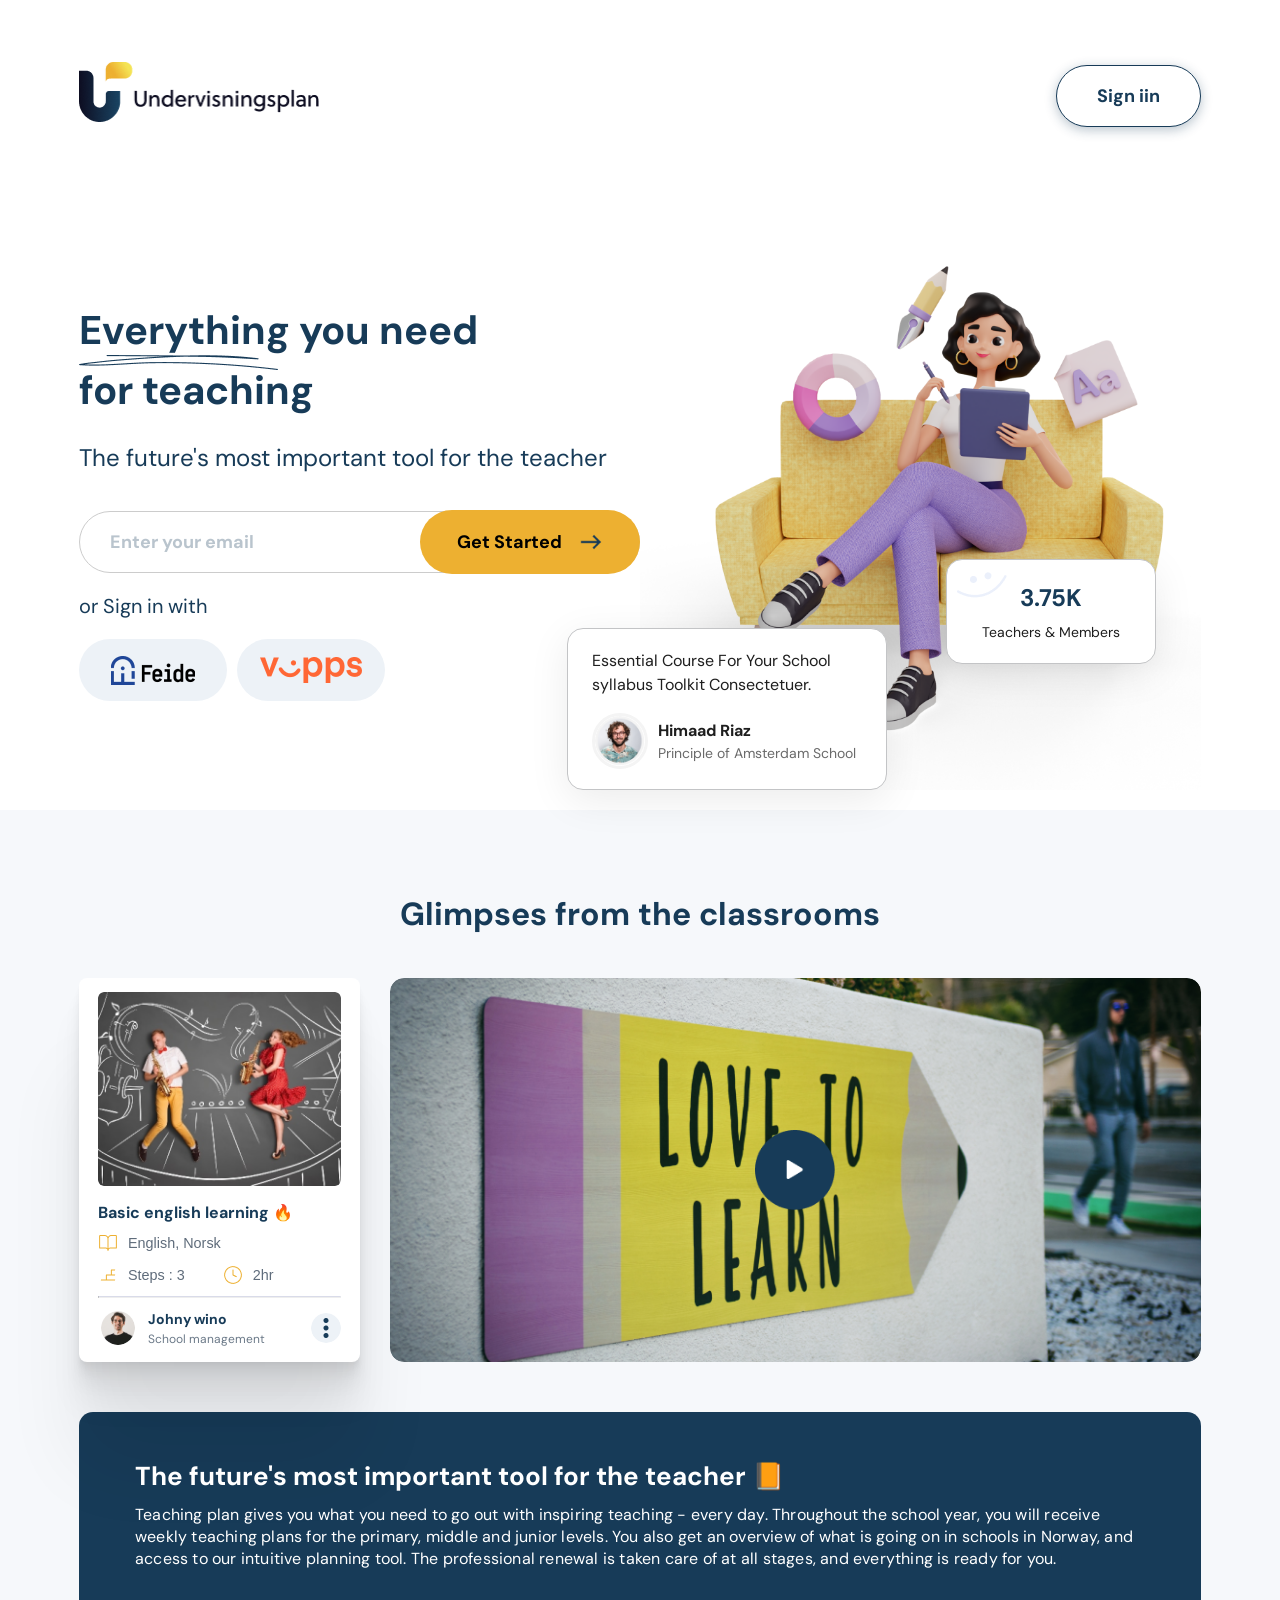
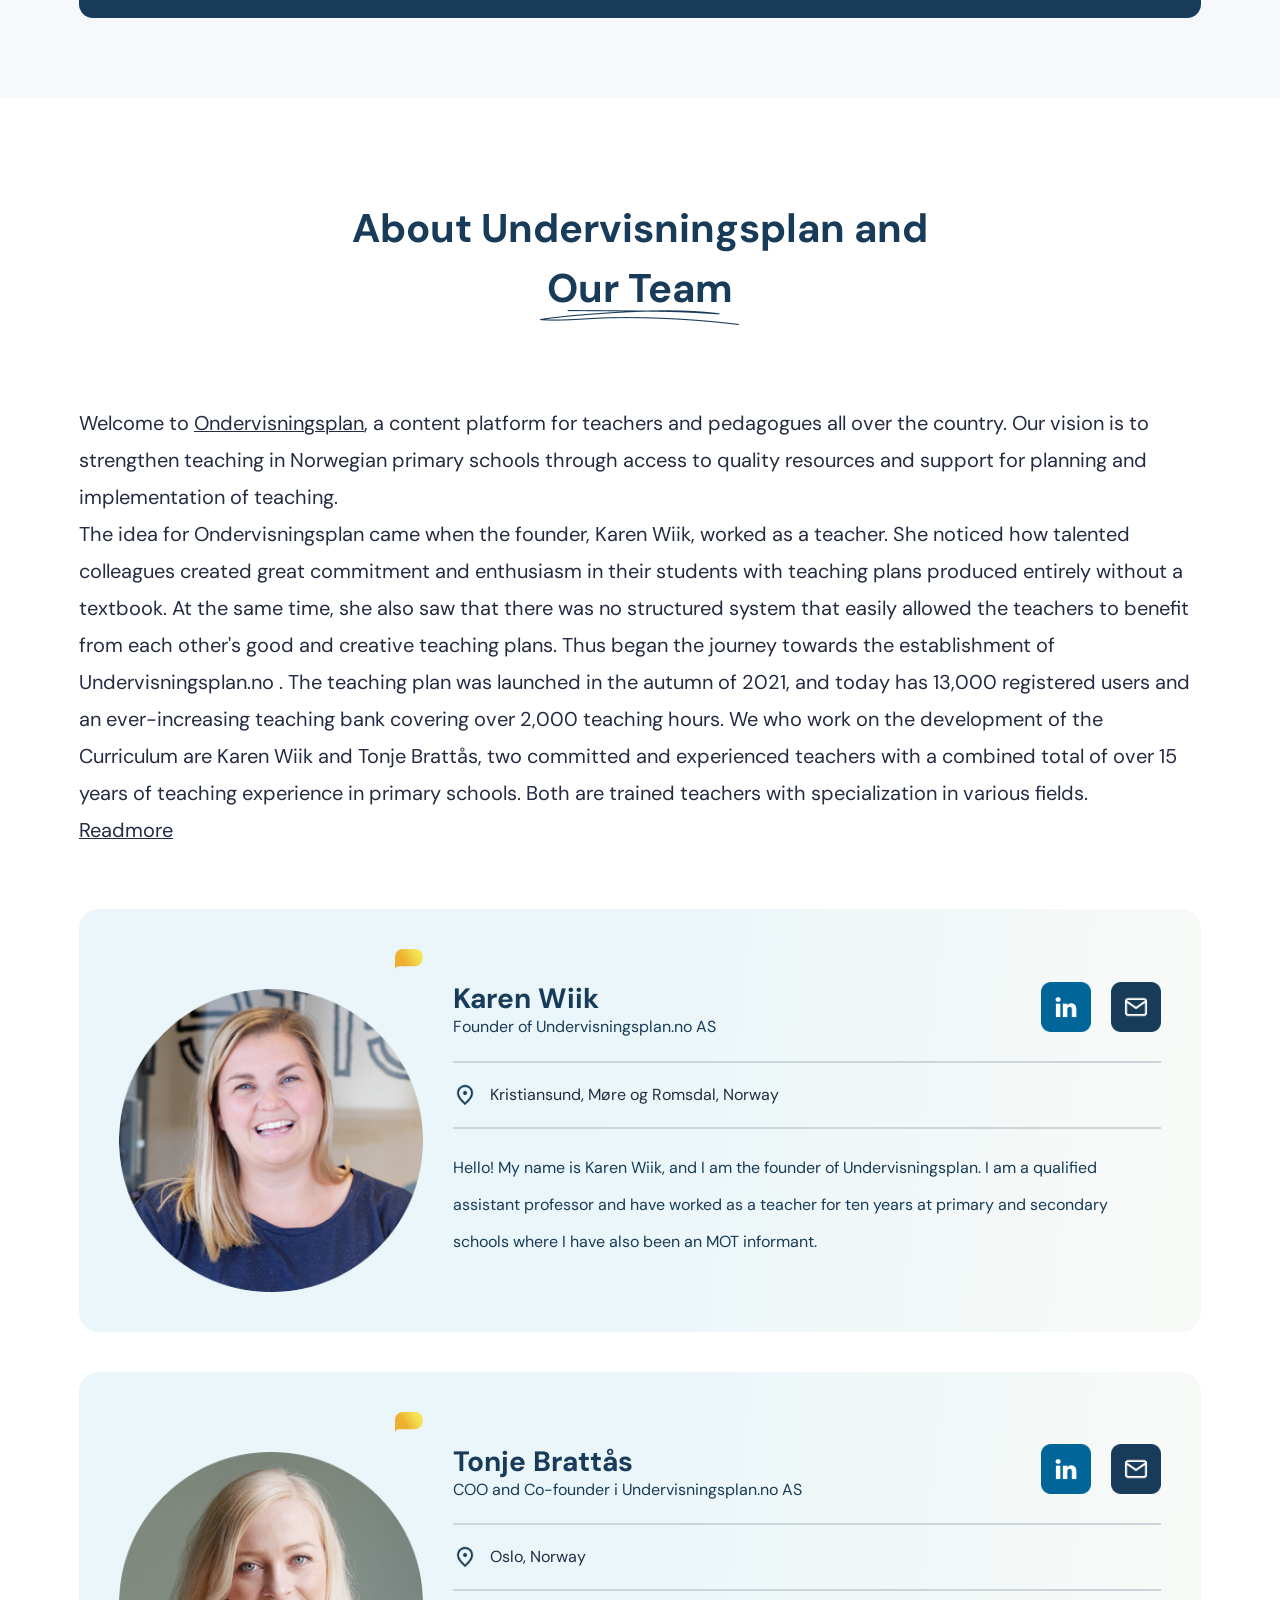
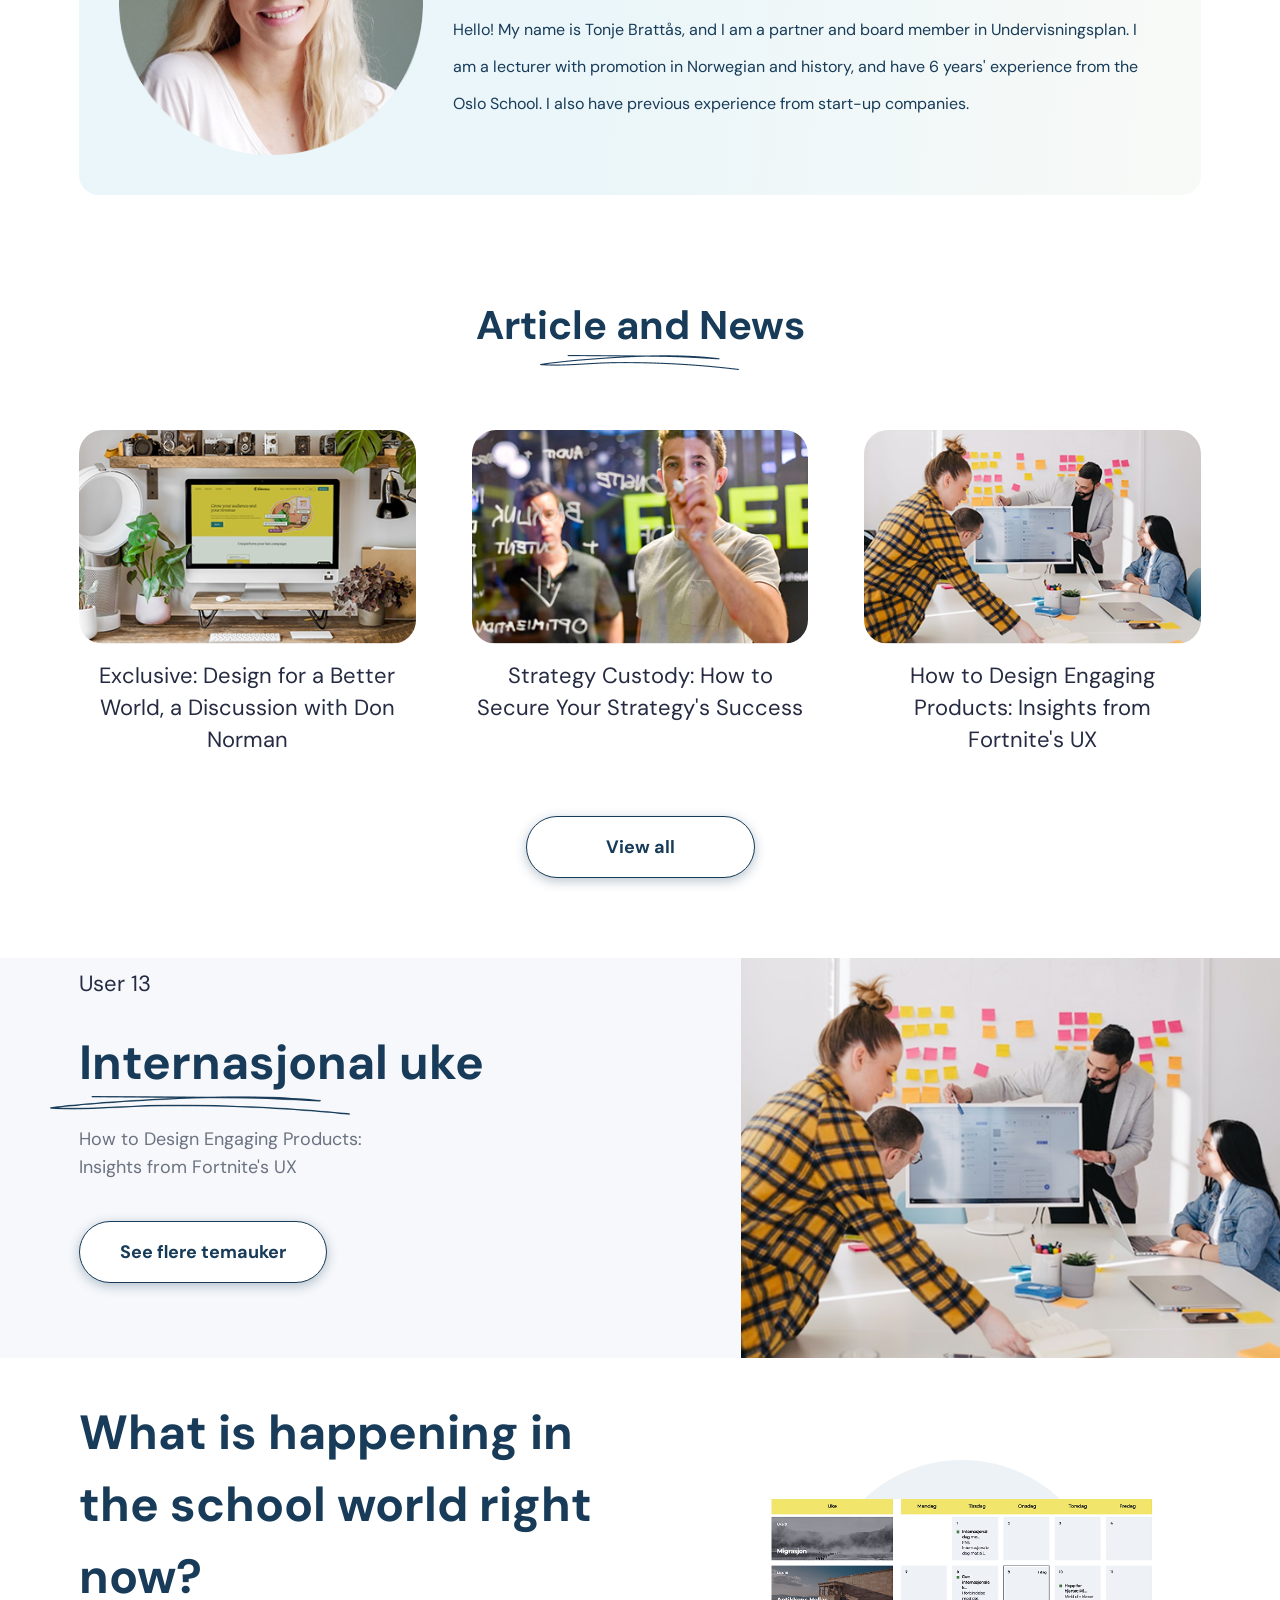
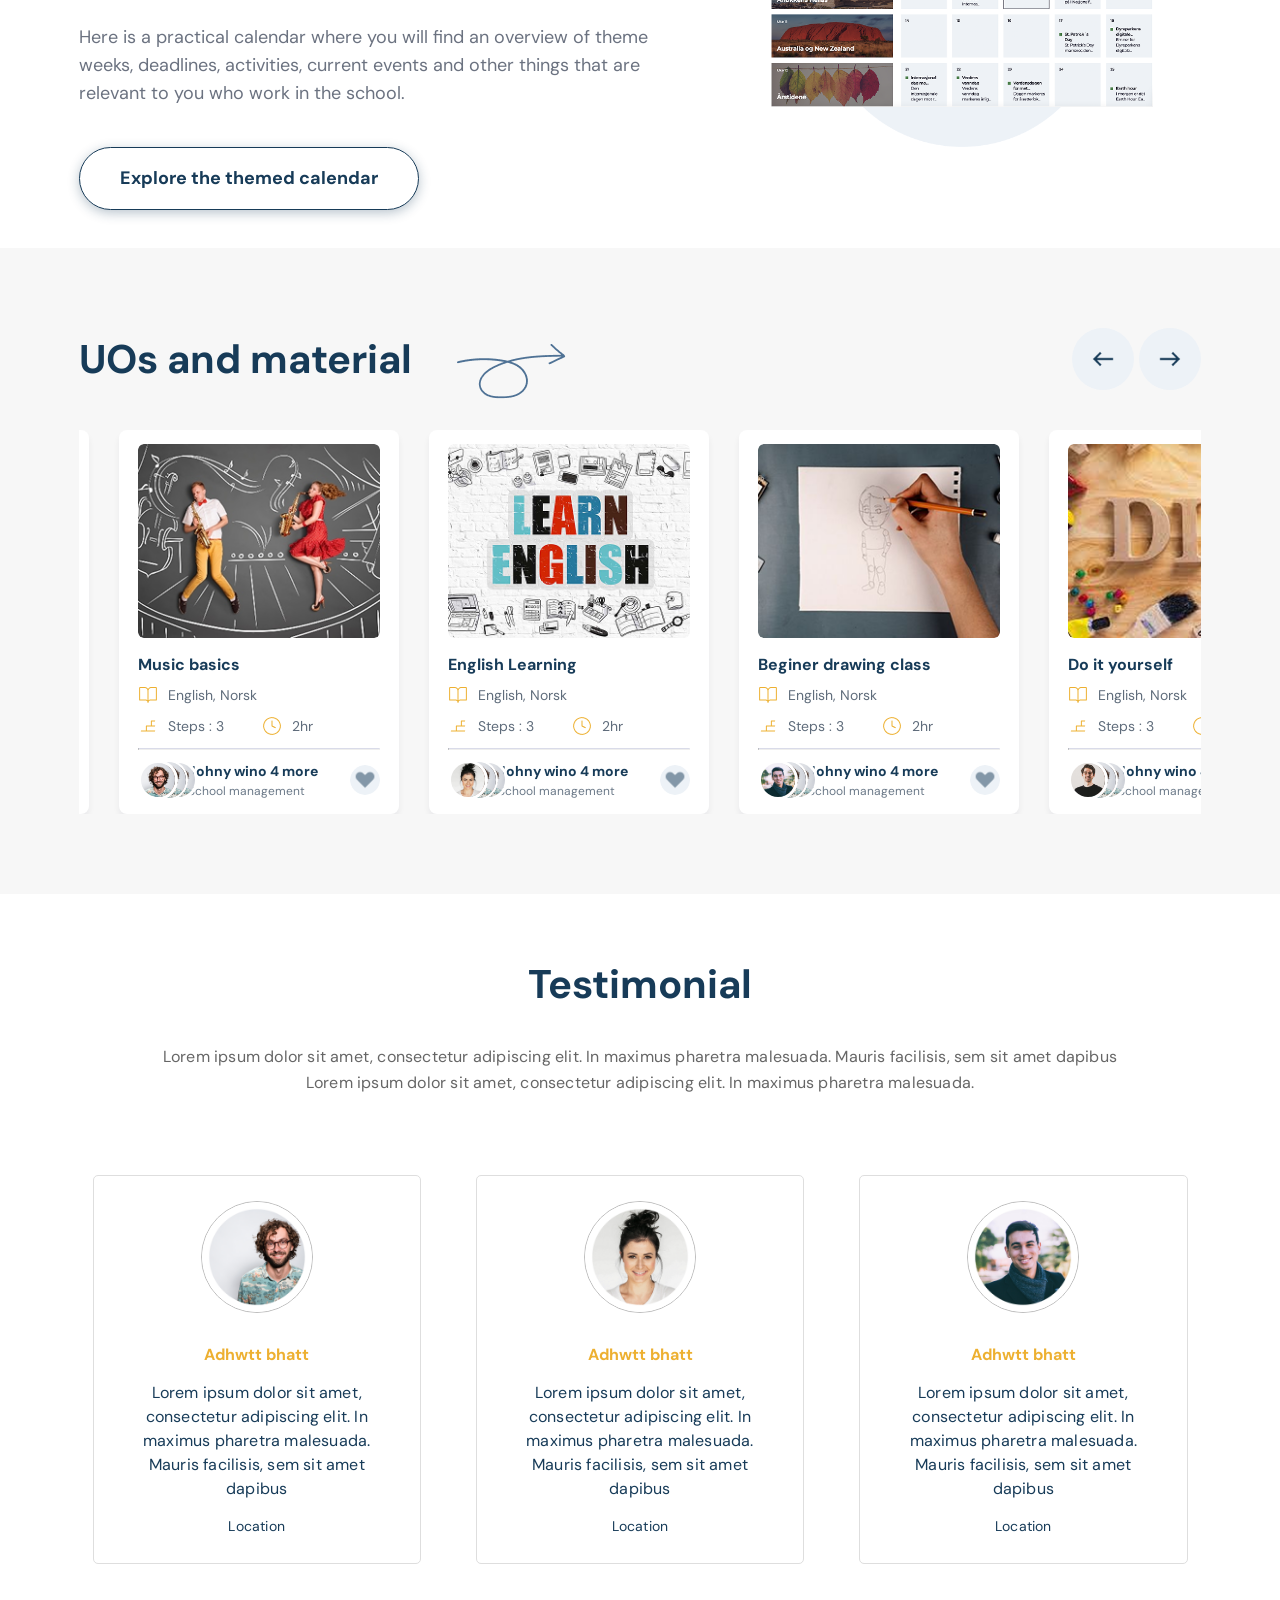
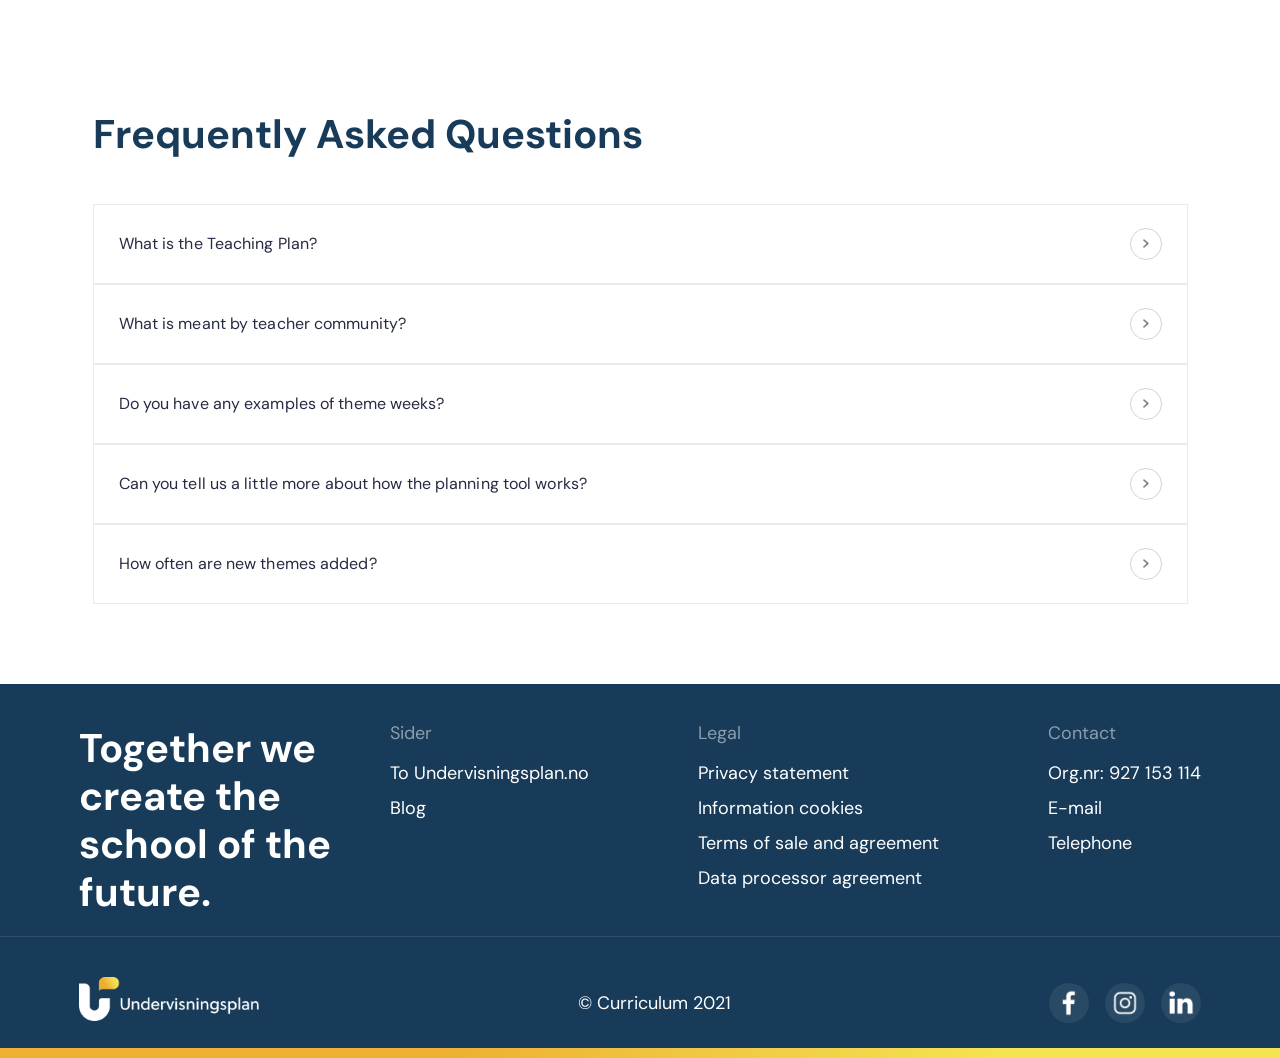
<file: index.html>
<!DOCTYPE html>
<html lang="en">

<head>
  <meta charset="UTF-8">
  <meta name="viewport" content="width=device-width, initial-scale=1.0">
  <title>Basic Landing Page</title>
  <link rel="stylesheet" href="assets/css/style.css">
</head>

<body>
  <!-- ===== Main Container ===== -->
  <div class="main-container">
    <header id="header">
      <div class="container">
        <a href="#">
          <img id="header-logo" src="assets/images/logo.png" alt="Logo" class="logo">
        </a>
        <button id="header-btn" class="btn">
          Sign iin
        </button>
      </div>
    </header>

    <main class="content">
      <!-- ================= HERO SECTION ================= -->
      <section class="hero">
        <div class="hero-container container">
          <!-- Left Side -->
          <div class="hero-left">
            <div class="hero-title">
              <h2 class="title">Everything you need for teaching</h2>
              <img src="./assets/images/hero/Vector.png" class="hero-line-vector" alt="">
            </div>

            <p class="hero-para">The future's most important tool for the teacher</p>

            <div class="hero-get-started">
              <input type="email" placeholder="Enter your email" class="hero-get-started-input" />
              <button class="hero-get-started-btn">
                Get Started
                <img src="./assets/images/hero/right-icon.png" alt="" width="24" height="24">
              </button>
            </div>

            <p class="hero-para-2">or Sign in with</p>

            <div class="hero-signin">
              <a href="#hero-signin-opt" class="hero-signin-opt">
                <img src="./assets/images/hero/image 3.png" alt="">
              </a>
              <a href="#hero-signin-opt" class="hero-signin-opt">
                <img src="./assets/images/hero/image 4.png" alt="">
              </a>
            </div>
          </div>

          <!-- Right Side -->
          <div class="hero-right">
            <img class="hero-image" src="./assets/images/hero/hero-right-bg.png" alt="Undervisningsplan" />

            <!-- Card 1 -->
            <div class="hero-card1">
              <p>Essential Course For Your School syllabus Toolkit Consectetuer.</p>
              <div class="hero-card-avtar-group">
                <img src="./assets/images/hero/avtar.png" alt="avtar">
                <div>
                  <h4>Himaad Riaz</h4>
                  <p>Principle of Amsterdam School</p>
                </div>
              </div>
            </div>

            <!-- Card 2 -->
            <div class="hero-card2">
              <img src="./assets/images/hero/Misc_04.png" alt="smily vector" class="hero-card2-img">
              <h3>3.75K</h3>
              <p>Teachers & Members</p>
            </div>
          </div>
        </div>
      </section>

      <section class="s2">
        <div class="container">
          <h2 class="s2-title">Glimpses from the classrooms</h2>
          <div class="s2-gallery">
            <div class="s2-gallery-item1">
              <img class="s2-gallery-item1-img" src="./assets/images/s2/item1.png" alt="Classroom 1">
              <div class="s2-gallery-item1-info">
                <h4 class="s2-gallery-item1-title-card-title">Basic english learning 🔥</h4>
                <div class="s2-gallery-item1-title-cards-info">
                  <div class="s2-gallery-item1-title-card-info1">
                    <img src="./assets/images/s2/book-open.png" class="s2-card-icon" alt="" srcset="">
                    English, Norsk
                  </div>
                  <div class="s2-gallery-item1-title-card-info23">
                    <div class="s2-gallery-item1-title-card-info2">
                      <img src="./assets/images/s2/bar-chart.png" class="s2-card-icon" alt="" srcset="">
                      Steps : 3
                    </div>
                    <div class="s2-gallery-item1-title-card-info3">
                      <img src="./assets/images/s2/clock.png" class="s2-card-icon" alt="" srcset="">
                      2hr
                    </div>
                  </div>
                </div>
                <hr>
                <div class="s2-gallery-item1-title-cards-avtar-group">
                  <div>
                    <img src="assets/images/s2/avtar.png" alt="" class="s2-gallery-item1-title-cards-avtar">
                    <div class="s2-gallery-item1-title-cards-avtar-info">
                      <h4 class="s2-gallery-item1-title-cards-name">Johny wino</h4>
                      <p class="s2-gallery-item1-title-cards-role">School management</p>
                    </div>
                  </div>
                  <img src="assets/images/s2/three-dot.png" alt="">
                </div>
              </div>
            </div>
            <div class="s2-gallery-item2">
              <img src="./assets/images/s2/item2.png" alt="Classroom 2">
              <img src="./assets/images/s2/playbtn.png" alt="Play Button" class="s2-gallery-item2-playbtn">
            </div>
          </div>
          <div class="s2-box">
            <h3 class="s2-box-title">The future's most important tool for the teacher 📙</h3>
            <p class="s2-box-para">Teaching plan gives you what you need to go out with inspiring teaching - every day.
              Throughout the school year, you will receive weekly teaching plans for the primary, middle and junior
              levels. You also get an overview of what is going on in schools in Norway, and access to our intuitive
              planning tool. The professional renewal is taken care of at all stages, and everything is ready for you.
            </p>
          </div>
        </div>
      </section>
      <section class="about">
        <div class="container">
          <div class="about-title">
            <h2 class="title">About Undervisningsplan and Our Team </h2>
            <img src="./assets/images/hero/Vector.png" class="hero-line-vector" alt="">
          </div>
          <p class="about-para">
            Welcome to <a href="#">Ondervisningsplan</a>, a content platform for teachers and pedagogues all over the
            country. Our
            vision is to strengthen teaching in Norwegian primary schools through access to quality resources and
            support for planning and implementation of teaching. <br>
            The idea for Ondervisningsplan came when the founder, Karen Wiik, worked as a teacher. She noticed how
            talented colleagues created great commitment and enthusiasm in their students with teaching plans produced
            entirely without a textbook. At the same time, she also saw that there was no structured system that easily
            allowed the teachers to benefit from each other's good and creative teaching plans. Thus began the journey
            towards the establishment of Undervisningsplan.no .
            The teaching plan was launched in the autumn of 2021, and today has 13,000 registered users and an
            ever-increasing teaching bank covering over 2,000 teaching hours. We who work on the development of the
            Curriculum are Karen Wiik and Tonje Brattås, two committed and experienced teachers with a combined total of
            over 15 years of teaching experience in primary schools. Both are trained teachers with specialization in
            various fields. <br>
            <a href="#">Readmore</a>
          </p>
          <div class="about-box about-box-1">
            <div class="about-box-avtar">
              <img src="./assets/images/about/Vector.png" class="about-box-avtar-vector" alt="">
              <img src="./assets/images/about/avtar 2.png" class="about-box-avtar-image" alt="">
            </div>
            <div class="about-box-info">
              <div class="about-box-info1">
                <div class="about-box-top">
                  <h4 class="about-box-name">Karen Wiik</h4>
                  <p class="about-box-role">Founder of Undervisningsplan.no AS</p>
                </div>
                <div class="about-box-social">
                  <a href="#Linkedin">
                    <img src="./assets/images/about/Linkedin.png" alt="">
                  </a>
                  <a href="#mail">
                    <img src="./assets/images/about/Linkedin-1.png" alt="">
                  </a>
                </div>
              </div>
              <hr>
              <div class="about-box-info2">
                <img src="./assets/images/about/map.png" alt="">
                <p>Kristiansund, Møre og Romsdal, Norway</p>
              </div>
              <hr>
              <p class="about-box-info3">Hello! My name is Karen Wiik, and I am the founder of Undervisningsplan. I am a
                qualified assistant
                professor and have worked as a teacher for ten years at primary and secondary schools where I have also
                been an MOT informant.</p>
            </div>
          </div>
          <div class="about-box ">
            <div class="about-box-avtar">
              <img src="./assets/images/about/Vector.png" class="about-box-avtar-vector" alt="">
              <img src="./assets/images/about/avtar 1.png" class="about-box-avtar-image" alt="">
            </div>
            <div class="about-box-info">
              <div class="about-box-info1">
                <div class="about-box-top">
                  <h4 class="about-box-name">Tonje Brattås</h4>
                  <p class="about-box-role">COO and Co-founder i Undervisningsplan.no AS</p>
                </div>
                <div class="about-box-social">
                  <a href="#Linkedin">
                    <img src="./assets/images/about/Linkedin.png" alt="">
                  </a>
                  <a href="#mail">
                    <img src="./assets/images/about/Linkedin-1.png" alt="">
                  </a>
                </div>
              </div>
              <hr>
              <div class="about-box-info2">
                <img src="./assets/images/about/map.png" alt="">
                <p>Oslo, Norway</p>
              </div>
              <hr>
              <p class="about-box-info3">Hello! My name is Tonje Brattås, and I am a partner and board member in
                Undervisningsplan. I am a lecturer with promotion in Norwegian and history, and have 6 years' experience
                from the Oslo School. I also have previous experience from start-up companies.</p>
            </div>
          </div>
      </section>
      <section class="article">
        <div class="container">
          <h2 class="title">Article and News </h2>
          <img src="./assets/images/hero/Vector.png" class="hero-line-vector" alt="">
          <div class="article-boxs">
            <a href="#article1" class="article-box">
              <img src="./assets/images/article/article-1.png" alt="">
              <h5>Exclusive: Design for a Better World, a Discussion with Don Norman</h5>
            </a>
            <a href="#article2" class="article-box">
              <img src="./assets/images/article/article-2.png" alt="">
              <h5>Strategy Custody: How to Secure Your Strategy's Success</h5>
            </a>
            <a href="#article3" class="article-box">
              <img src="./assets/images/article/article-3.png" alt="">
              <h5>How to Design Engaging Products: Insights from Fortnite's UX</h5>
            </a>
          </div>
          <button class="btn">
            View all
          </button>
        </div>
      </section>
      <section class="about2">
        <div class="container">
          <div class="about2-left">
            <h5 class="about2-user">User 13</h5>
            <h2 class="title">Internasjonal uke</h2>
            <img src="./assets/images/about3/Vector.png" class="about2-vector" alt="">
            <p class="about2-para">
              How to Design Engaging Products: <br>Insights from Fortnite's UX
            </p>
            <button class="btn about2-btn">
              See flere temauker
            </button>
          </div>
          <div class="about2-right">
            <img src="./assets/images/about2/right-bg.png" alt="">
          </div>
        </div>
      </section>
      <section class="about3">
        <div class="container">
          <div class="about3-left">
            <h2 class="title">What is happening in the school world right now?</h2>
            <p class="about3-para">
              Here is a practical calendar where you will find an overview of theme weeks, deadlines, activities,
              current events and other things that are relevant to you who work in the school. </p>
            <button class="btn about3-btn">
              Explore the themed calendar
            </button>
          </div>
          <div class="about3-right">
            <img src="./assets/images/about3/right-bg.png" class="about3-right-img1" alt="">
            <img src="./assets/images/about3/Ellipse.png" class="about3-right-img2" alt="">
          </div>
        </div>
      </section>
      <section class="uos">
        <div class="container">
          <div class="uos-top">
            <div class="uos-top-title">
              <h2 class="title">UOs and material</h2>
              <img src="./assets/images/uos/vector.png" class="uos-vector mobile-hide" alt="">
            </div>
            <div class="uos-btn-group">
              <button class="uos-btn uos-btn-prev">
                <img src="./assets/images/uos/left-icon.png" alt="">
              </button>
              <button class="uos-btn uos-btn-next">
                <img src="./assets/images/uos/right-icon.png" alt="">
              </button>
            </div>
          </div>
          <div class="uos-carousel">
            <div class="uos-boxs">
              <div class="s2-gallery-item1">
                <img src="./assets/images/uos/img-1.png" alt="Classroom 1">
                <h4 class="s2-gallery-item1-title-card-title">Music basics</h4>
                <div class="s2-gallery-item1-title-cards-info">
                  <div class="s2-gallery-item1-title-card-info1">
                    <img src="./assets/images/s2/book-open.png" class="s2-card-icon" alt="" srcset="">
                    English, Norsk
                  </div>
                  <div class="s2-gallery-item1-title-card-info23">
                    <div class="s2-gallery-item1-title-card-info2">
                      <img src="./assets/images/s2/bar-chart.png" class="s2-card-icon" alt="" srcset="">
                      Steps : 3
                    </div>
                    <div class="s2-gallery-item1-title-card-info3">
                      <img src="./assets/images/s2/clock.png" class="s2-card-icon" alt="" srcset="">
                      2hr
                    </div>
                  </div>
                </div>
                <hr>
                <div class="s2-gallery-item1-title-cards-avtar-group">
                  <div>
                    <img src="assets/images/uos/avtar-1.png" alt="" class="s2-gallery-item1-title-cards-avtar">
                    <img src="assets/images/uos/avtar-1.png" alt="" class="s2-gallery-item1-title-cards-avtar-back1">
                    <img src="assets/images/uos/avtar-1.png" alt="" class="s2-gallery-item1-title-cards-avtar-back2">
                    <div class="s2-gallery-item1-title-cards-avtar-info">
                      <h4 class="s2-gallery-item1-title-cards-name">Johny wino 4 more</h4>
                      <p class="s2-gallery-item1-title-cards-role">School management</p>
                    </div>
                  </div>
                  <img src="assets/images/uos/like.png" alt="">
                </div>
              </div>
              <div class="s2-gallery-item1">
                <img src="./assets/images/uos/img-2.png" alt="Classroom 1">
                <h4 class="s2-gallery-item1-title-card-title">English Learning</h4>
                <div class="s2-gallery-item1-title-cards-info">
                  <div class="s2-gallery-item1-title-card-info1">
                    <img src="./assets/images/s2/book-open.png" class="s2-card-icon" alt="" srcset="">
                    English, Norsk
                  </div>
                  <div class="s2-gallery-item1-title-card-info23">
                    <div class="s2-gallery-item1-title-card-info2">
                      <img src="./assets/images/s2/bar-chart.png" class="s2-card-icon" alt="" srcset="">
                      Steps : 3
                    </div>
                    <div class="s2-gallery-item1-title-card-info3">
                      <img src="./assets/images/s2/clock.png" class="s2-card-icon" alt="" srcset="">
                      2hr
                    </div>
                  </div>
                </div>
                <hr>
                <div class="s2-gallery-item1-title-cards-avtar-group">
                  <div>
                    <img src="assets/images/uos/avtar-2.png" alt="" class="s2-gallery-item1-title-cards-avtar">
                    <img src="assets/images/uos/avtar-1.png" alt="" class="s2-gallery-item1-title-cards-avtar-back1">
                    <img src="assets/images/uos/avtar-1.png" alt="" class="s2-gallery-item1-title-cards-avtar-back2">
                    <div class="s2-gallery-item1-title-cards-avtar-info">
                      <h4 class="s2-gallery-item1-title-cards-name">Johny wino 4 more</h4>
                      <p class="s2-gallery-item1-title-cards-role">School management</p>
                    </div>
                  </div>
                  <img src="assets/images/uos/like.png" alt="">
                </div>
              </div>
              <div class="s2-gallery-item1">
                <img src="./assets/images/uos/img-3.png" alt="Classroom 1">
                <h4 class="s2-gallery-item1-title-card-title">Beginer drawing class</h4>
                <div class="s2-gallery-item1-title-cards-info">
                  <div class="s2-gallery-item1-title-card-info1">
                    <img src="./assets/images/s2/book-open.png" class="s2-card-icon" alt="" srcset="">
                    English, Norsk
                  </div>
                  <div class="s2-gallery-item1-title-card-info23">
                    <div class="s2-gallery-item1-title-card-info2">
                      <img src="./assets/images/s2/bar-chart.png" class="s2-card-icon" alt="" srcset="">
                      Steps : 3
                    </div>
                    <div class="s2-gallery-item1-title-card-info3">
                      <img src="./assets/images/s2/clock.png" class="s2-card-icon" alt="" srcset="">
                      2hr
                    </div>
                  </div>
                </div>
                <hr>
                <div class="s2-gallery-item1-title-cards-avtar-group">
                  <div>
                    <img src="assets/images/uos/avtar-3.png" alt="" class="s2-gallery-item1-title-cards-avtar">
                    <img src="assets/images/uos/avtar-1.png" alt="" class="s2-gallery-item1-title-cards-avtar-back1">
                    <img src="assets/images/uos/avtar-1.png" alt="" class="s2-gallery-item1-title-cards-avtar-back2">
                    <div class="s2-gallery-item1-title-cards-avtar-info">
                      <h4 class="s2-gallery-item1-title-cards-name">Johny wino 4 more</h4>
                      <p class="s2-gallery-item1-title-cards-role">School management</p>
                    </div>
                  </div>
                  <img src="assets/images/uos/like.png" alt="">
                </div>
              </div>
              <div class="s2-gallery-item1">
                <img src="./assets/images/uos/img-4.png" alt="Classroom 1">
                <h4 class="s2-gallery-item1-title-card-title">Do it yourself</h4>
                <div class="s2-gallery-item1-title-cards-info">
                  <div class="s2-gallery-item1-title-card-info1">
                    <img src="./assets/images/s2/book-open.png" class="s2-card-icon" alt="" srcset="">
                    English, Norsk
                  </div>
                  <div class="s2-gallery-item1-title-card-info23">
                    <div class="s2-gallery-item1-title-card-info2">
                      <img src="./assets/images/s2/bar-chart.png" class="s2-card-icon" alt="" srcset="">
                      Steps : 3
                    </div>
                    <div class="s2-gallery-item1-title-card-info3">
                      <img src="./assets/images/s2/clock.png" class="s2-card-icon" alt="" srcset="">
                      2hr
                    </div>
                  </div>
                </div>
                <hr>
                <div class="s2-gallery-item1-title-cards-avtar-group">
                  <div>
                    <img src="assets/images/uos/avtar-4.png" alt="" class="s2-gallery-item1-title-cards-avtar">
                    <img src="assets/images/uos/avtar-1.png" alt="" class="s2-gallery-item1-title-cards-avtar-back1">
                    <img src="assets/images/uos/avtar-1.png" alt="" class="s2-gallery-item1-title-cards-avtar-back2">
                    <div class="s2-gallery-item1-title-cards-avtar-info">
                      <h4 class="s2-gallery-item1-title-cards-name">Johny wino 4 more</h4>
                      <p class="s2-gallery-item1-title-cards-role">School management</p>
                    </div>
                  </div>
                  <img src="assets/images/uos/like.png" alt="">
                </div>
              </div>
            </div>
          </div>
      </section>
      <section class="testimonial">
        <div class="container">
          <h2 class="title">Testimonial</h2>
          <p class="testimonial-para ">
            Lorem ipsum dolor sit amet, consectetur adipiscing elit. In maximus pharetra malesuada. Mauris facilisis,
            sem sit amet dapibus Lorem ipsum dolor sit amet, consectetur adipiscing elit. In maximus pharetra malesuada.
          </p>
          <div class="testimonial-boxs">
            <div class="testimonial-box">
              <img src="./assets/images/testimonial/avtar-1.png" alt="">
              <h4 class="testimonial-box-name">Adhwtt bhatt</h4>
              <p class="testimonial-box-para">
                Lorem ipsum dolor sit amet, consectetur adipiscing elit. In maximus pharetra malesuada. Mauris
                facilisis, sem sit amet dapibus
              </p>
              <h6 class="testimonial-box-role">Location</h6>
            </div>
            <div class="testimonial-box">
              <img src="./assets/images/testimonial/avtar-2.png" alt="">
              <h4 class="testimonial-box-name">Adhwtt bhatt</h4>
              <p class="testimonial-box-para">
                Lorem ipsum dolor sit amet, consectetur adipiscing elit. In maximus pharetra malesuada. Mauris
                facilisis, sem sit amet dapibus
              </p>
              <h6 class="testimonial-box-role">Location</h6>
            </div>
            <div class="testimonial-box">
              <img src="./assets/images/testimonial/avtar-3.png" alt="">
              <h4 class="testimonial-box-name">Adhwtt bhatt</h4>
              <p class="testimonial-box-para">
                Lorem ipsum dolor sit amet, consectetur adipiscing elit. In maximus pharetra malesuada. Mauris
                facilisis, sem sit amet dapibus
              </p>
              <h6 class="testimonial-box-role">Location</h6>
            </div>

          </div>

        </div>
      </section>
      <section class="faq">
        <div class="container">
          <h2 class="title">Frequently Asked Questions</h2>
          <div class="faq-boxes">

            <!-- FAQ 1 -->
            <div id="faq-q1" class="faq-box">
              <div class="faq-box-close">
                <h4 class="faq-box-name">What is the Teaching Plan?</h4>
                <div class="faq-box-icon" id="faq-q1-btn">
                  <img src="assets/images/faq/icons_arrow2.png" alt="">
                </div>
              </div>
              <div class="faq-box-open">
                <img class="faq-box-open-line" src="/assets/images/faq/Line.png" alt="">
                <div class="faq-box-open-top">
                  <h4 class="faq-box-name">What is the Teaching Plan?</h4>
                  <div class="faq-box-icon">
                    <img src="assets/images/faq/icons_arrow1.png" alt="">
                  </div>
                </div>
                <p class="faq-box-para">
                  There are many exciting themes that are under production. At the junior level, there will be theme
                  weeks about, among other things, Astrid Lindgren, bumblebees, dinosaurs and extinct animals, "My
                  Godfather
                  and I" and many other great themes.
                  At intermediate level, many weeks are also ready - including Harry Potter, Roald Dahl, outer space,
                  literature week and "Leaving traces".
                  The youth level will have theme weeks such as "Creator Week", "Dystopia; When democracy fails",
                  "Fantasy", "Election year 2021", "International week" and "My talent".
                </p>
              </div>
            </div>

            <!-- FAQ 2 -->
            <div id="faq-q2" class="faq-box">
              <div class="faq-box-close">
                <h4 class="faq-box-name">What is meant by teacher community?</h4>
                <div class="faq-box-icon">
                  <img src="assets/images/faq/icons_arrow2.png" alt="">
                </div>
              </div>
              <div class="faq-box-open">
                <img class="faq-box-open-line" src="/assets/images/faq/Line.png" alt="">
                <div class="faq-box-open-top">
                  <h4 class="faq-box-name">What is meant by teacher community?</h4>
                  <div class="faq-box-icon">
                    <img src="assets/images/faq/icons_arrow1.png" alt="">
                  </div>
                </div>
                <p class="faq-box-para">
                  There are many exciting themes that are under production. At the junior level, there will be theme
                  weeks about, among other things, Astrid Lindgren, bumblebees, dinosaurs and extinct animals, "My
                  Godfather
                  and I" and many other great themes.
                </p>
              </div>
            </div>

            <!-- FAQ 3 -->
            <div id="faq-q3" class="faq-box">
              <div class="faq-box-close">
                <h4 class="faq-box-name">Do you have any examples of theme weeks?</h4>
                <div class="faq-box-icon">
                  <img src="assets/images/faq/icons_arrow2.png" alt="">
                </div>
              </div>
              <div class="faq-box-open">
                <img class="faq-box-open-line" src="/assets/images/faq/Line.png" alt="">
                <div class="faq-box-open-top">
                  <h4 class="faq-box-name">Do you have any examples of theme weeks?</h4>
                  <div class="faq-box-icon">
                    <img src="assets/images/faq/icons_arrow1.png" alt="">
                  </div>
                </div>
                <p class="faq-box-para">
                  At intermediate level, many weeks are ready — including Harry Potter, Roald Dahl, outer space,
                  literature week and "Leaving traces".
                </p>
              </div>
            </div>

            <!-- FAQ 4 -->
            <div id="faq-q4" class="faq-box">
              <div class="faq-box-close">
                <h4 class="faq-box-name">Can you tell us a little more about how the planning tool works?</h4>
                <div class="faq-box-icon">
                  <img src="assets/images/faq/icons_arrow2.png" alt="">
                </div>
              </div>
              <div class="faq-box-open">
                <img class="faq-box-open-line" src="/assets/images/faq/Line.png" alt="">
                <div class="faq-box-open-top">
                  <h4 class="faq-box-name">Can you tell us a little more about how the planning tool works?</h4>
                  <div class="faq-box-icon">
                    <img src="assets/images/faq/icons_arrow1.png" alt="">
                  </div>
                </div>
                <p class="faq-box-para">
                  The planning tool helps structure weekly teaching plans efficiently for different age groups.
                </p>
              </div>
            </div>

            <!-- FAQ 5 -->
            <div id="faq-q5" class="faq-box">
              <div class="faq-box-close">
                <h4 class="faq-box-name">How often are new themes added?</h4>
                <div class="faq-box-icon">
                  <img src="assets/images/faq/icons_arrow2.png" alt="">
                </div>
              </div>
              <div class="faq-box-open">
                <img class="faq-box-open-line" src="/assets/images/faq/Line.png" alt="">
                <div class="faq-box-open-top">
                  <h4 class="faq-box-name">How often are new themes added?</h4>
                  <div class="faq-box-icon">
                    <img src="assets/images/faq/icons_arrow1.png" alt="">
                  </div>
                </div>
                <p class="faq-box-para">
                  New themes are released continuously throughout the year to keep lessons fresh and engaging.
                </p>
              </div>
            </div>

          </div>
        </div>
      </section>
    </main>

    <footer class="footer">
      <div class="footer-s1">
        <div class="container">
          <div class="footer-s1-d1">
            <h2 class="title">
              Together we create the school of the future.
            </h2>
          </div>
          <div class="footer-s1-d2">
            <div class="footer-s1-d">
              <h4 class="footer-ul-title">Sider</h4>
              <ul>
                <li>
                  To Undervisningsplan.no
                </li>
                <li>
                  Blog
                </li>
              </ul>
            </div>
            <div class="footer-s1-d">
              <h4 class="footer-ul-title">Legal</h4>
              <ul>
                <li>
                  Privacy statement
                </li>
                <li>
                  Information cookies
                </li>
                <li>
                  Terms of sale and agreement
                </li>
                <li>
                  Data processor agreement
                </li>
              </ul>
            </div>
            <div class="footer-s1-d">
              <h4 class="footer-ul-title">Contact</h4>
              <ul>
                <li>
                  Org.nr: 927 153 114
                </li>
                <li>
                  E-mail
                </li>
                <li>
                  Telephone
                </li>
              </ul>
            </div>
          </div>
        </div>
      </div>
      <hr>
      <div class="footer-s2">
        <div class="container">
          <a href="#">
            <img class="footer-logo" src="assets/images/footer/logo.png" alt="Logo" class="logo">
          </a>
          <p class="footer-s2-para">© Curriculum 2021</p>
          <div class="footer-s2-slink">
            <a href="#facebook">
              <img src="assets/images/footer/Facebook.png" alt="">
            </a>
            <a href="#instagram">
              <img src="assets/images/footer/Instagram.png" alt="">
            </a>
            <a href="#linkedin">
              <img src="assets/images/footer/Linkedin.png" alt="">
            </a>
          </div>
        </div>
      </div>
      <div class="footer-s3"></div>
    </footer>

  </div>

  <script src="assets/js/main.js"></script>
</body>

</html>
</file>
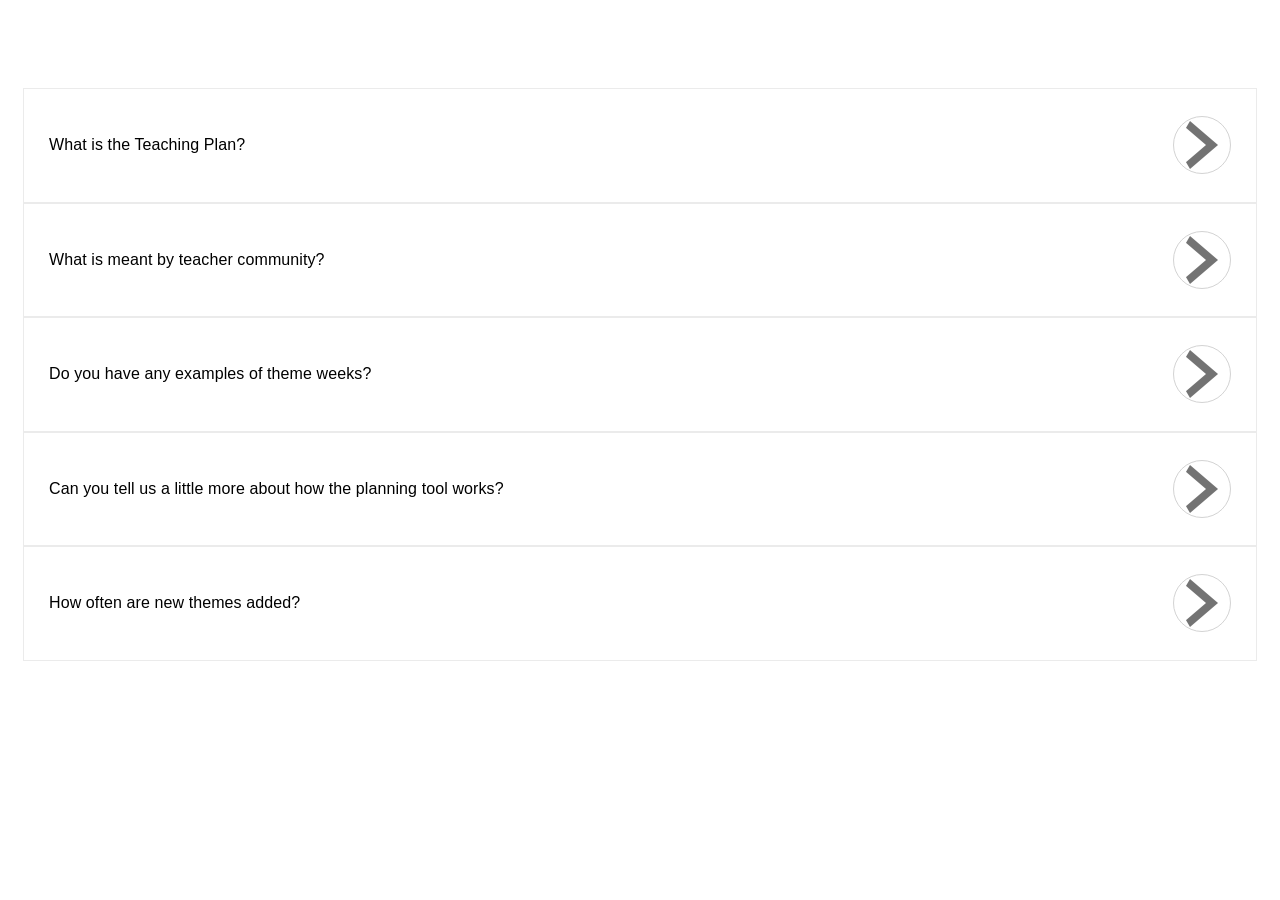
<file: test.html>
<!DOCTYPE html>
<html lang="en">
<head>
  <meta charset="UTF-8" />
  <meta name="viewport" content="width=device-width, initial-scale=1.0" />
  <title>FAQ Accordion</title>
  <style>
    /* ========== FAQ SECTION ========== */
    .faq {
      padding: 80px 15px;
    }

    .faq-boxes {
      width: 100%;
      display: flex;
      flex-direction: column;
      gap: 0px;
    }

    .faq-box {
      width: 100%;
    }

    .faq-box-close {
      border: 1px solid #EBEBEB;
      padding: 23px 25px;
      display: flex;
      flex-direction: row;
      align-items: center;
      justify-content: space-between;
      cursor: pointer;
    }

    .faq-box-open {
      position: relative;
      border: 1px solid #EBEBEB;
      padding: 23px 25px;
      display: flex;
      flex-direction: column;
      align-items: start;
      justify-content: space-between;
      display: none; /* hidden by default */
    }

    .faq-box-open-top {
      width: 100%;
      display: flex;
      flex-direction: row;
      align-items: center;
      justify-content: space-between;
      margin-bottom: 23px;
      cursor: pointer;
    }

    .faq-box-open-top .faq-box-icon {
      background-color: #EDB031;
    }

    .faq-box-open-top .faq-box-name {
      color: #183C59;
    }

    .faq-box-para {
      padding-left: 10px;
      padding-right: 23px;
      color: #000000;
    }

    .faq-box-open-top .faq-box-icon img {
      width: auto;
      height: 100%;
    }

    .faq-box-name {
      font-family: DM Sans, sans-serif;
      font-weight: 500;
      font-style: Medium;
      font-size: 16px;
      line-height: 1.5;
      letter-spacing: 0.1px;
    }

    .faq-box-icon {
      width: 32px;
      height: 32px;
      padding: 12px;
      border-width: 1px;
      border-radius: 30px;
      background: #FFFFFF;
      border: 1px solid #D3D3D3;
      display: flex;
      align-items: center;
      justify-content: center;
      pointer-events: none; /* FIX: allow clicks to pass through icon */
    }

    .faq-box-icon img {
      width: 100%;
      height: auto;
    }

    .faq-box-open-line {
      position: absolute;
      left: 0;
      top: 0;
    }
  </style>
</head>
<body>
  <section class="faq">
    <div class="faq-boxes">

      <!-- FAQ 1 -->
      <div id="faq-q1" class="faq-box">
        <div class="faq-box-close">
          <h4 class="faq-box-name">What is the Teaching Plan?</h4>
          <div class="faq-box-icon">
            <img src="assets/images/faq/icons_arrow2.png" alt="">
          </div>
        </div>
        <div class="faq-box-open">
          <img class="faq-box-open-line" src="/assets/images/faq/Line.png" alt="">
          <div class="faq-box-open-top">
            <h4 class="faq-box-name">What is the Teaching Plan?</h4>
            <div class="faq-box-icon">
              <img src="assets/images/faq/icons_arrow1.png" alt="">
            </div>
          </div>
          <p class="faq-box-para">
            There are many exciting themes that are under production. At the junior level, there will be theme
            weeks about, among other things, Astrid Lindgren, bumblebees, dinosaurs and extinct animals, "My Godfather
            and I" and many other great themes.
            At intermediate level, many weeks are also ready - including Harry Potter, Roald Dahl, outer space,
            literature week and "Leaving traces".
            The youth level will have theme weeks such as "Creator Week", "Dystopia; When democracy fails",
            "Fantasy", "Election year 2021", "International week" and "My talent".
          </p>
        </div>
      </div>

      <!-- FAQ 2 -->
      <div id="faq-q2" class="faq-box">
        <div class="faq-box-close">
          <h4 class="faq-box-name">What is meant by teacher community?</h4>
          <div class="faq-box-icon">
            <img src="assets/images/faq/icons_arrow2.png" alt="">
          </div>
        </div>
        <div class="faq-box-open">
          <img class="faq-box-open-line" src="/assets/images/faq/Line.png" alt="">
          <div class="faq-box-open-top">
            <h4 class="faq-box-name">What is meant by teacher community?</h4>
            <div class="faq-box-icon">
              <img src="assets/images/faq/icons_arrow1.png" alt="">
            </div>
          </div>
          <p class="faq-box-para">
            There are many exciting themes that are under production. At the junior level, there will be theme
            weeks about, among other things, Astrid Lindgren, bumblebees, dinosaurs and extinct animals, "My Godfather
            and I" and many other great themes.
          </p>
        </div>
      </div>

      <!-- FAQ 3 -->
      <div id="faq-q3" class="faq-box">
        <div class="faq-box-close">
          <h4 class="faq-box-name">Do you have any examples of theme weeks?</h4>
          <div class="faq-box-icon">
            <img src="assets/images/faq/icons_arrow2.png" alt="">
          </div>
        </div>
        <div class="faq-box-open">
          <img class="faq-box-open-line" src="/assets/images/faq/Line.png" alt="">
          <div class="faq-box-open-top">
            <h4 class="faq-box-name">Do you have any examples of theme weeks?</h4>
            <div class="faq-box-icon">
              <img src="assets/images/faq/icons_arrow1.png" alt="">
            </div>
          </div>
          <p class="faq-box-para">
            At intermediate level, many weeks are ready — including Harry Potter, Roald Dahl, outer space,
            literature week and "Leaving traces".
          </p>
        </div>
      </div>

      <!-- FAQ 4 -->
      <div id="faq-q4" class="faq-box">
        <div class="faq-box-close">
          <h4 class="faq-box-name">Can you tell us a little more about how the planning tool works?</h4>
          <div class="faq-box-icon">
            <img src="assets/images/faq/icons_arrow2.png" alt="">
          </div>
        </div>
        <div class="faq-box-open">
          <img class="faq-box-open-line" src="/assets/images/faq/Line.png" alt="">
          <div class="faq-box-open-top">
            <h4 class="faq-box-name">Can you tell us a little more about how the planning tool works?</h4>
            <div class="faq-box-icon">
              <img src="assets/images/faq/icons_arrow1.png" alt="">
            </div>
          </div>
          <p class="faq-box-para">
            The planning tool helps structure weekly teaching plans efficiently for different age groups.
          </p>
        </div>
      </div>

      <!-- FAQ 5 -->
      <div id="faq-q5" class="faq-box">
        <div class="faq-box-close">
          <h4 class="faq-box-name">How often are new themes added?</h4>
          <div class="faq-box-icon">
            <img src="assets/images/faq/icons_arrow2.png" alt="">
          </div>
        </div>
        <div class="faq-box-open">
          <img class="faq-box-open-line" src="/assets/images/faq/Line.png" alt="">
          <div class="faq-box-open-top">
            <h4 class="faq-box-name">How often are new themes added?</h4>
            <div class="faq-box-icon">
              <img src="assets/images/faq/icons_arrow1.png" alt="">
            </div>
          </div>
          <p class="faq-box-para">
            New themes are released continuously throughout the year to keep lessons fresh and engaging.
          </p>
        </div>
      </div>

    </div>
  </section>

  <script>
    document.addEventListener("DOMContentLoaded", function () {
      const faqBoxes = document.querySelectorAll(".faq-box");

      faqBoxes.forEach((box) => {
        const closeSection = box.querySelector(".faq-box-close");
        const openSection = box.querySelector(".faq-box-open");
        const openTop = box.querySelector(".faq-box-open-top");

        // hide initially
        openSection.style.display = "none";

        // click anywhere in header (including icon)
        closeSection.addEventListener("click", () => {
          const isOpen = openSection.style.display === "block";

          faqBoxes.forEach((b) => {
            b.querySelector(".faq-box-open").style.display = "none";
            b.querySelector(".faq-box-close").style.display = "flex";
          });

          if (!isOpen) {
            openSection.style.display = "block";
            closeSection.style.display = "none";
          }
        });

        // close when open header clicked
        openTop.addEventListener("click", () => {
          openSection.style.display = "none";
          closeSection.style.display = "flex";
        });
      });
    });
  </script>
</body>
</html>
</file>
<file: assets/css/style.css>
/* ==== Basic Reset ==== */
*,
*::before,
*::after {
  margin: 0;
  padding: 0;
  box-sizing: border-box;
}

/* ==== Global Variables ==== */
:root {
  --primary-color: #183C59;
  --primary-hover: #0056b3;
  --secondary-color: #222;
  --background-color: #ffffff;
  --text-color: #252B42;
  --font-family: 'DM Sans';
  --font-size-base: 16px;
  --line-height: 1.5;
  --spacing-unit: 16px;
  --container-max-width: 1440px;
  --container-padding: 0 15px;
  --border-radius: 5px;
}

/* ==== Container Class ==== */
.container {
  max-width: 1400px;
  margin: 0 auto;
  width: 100%;
}



/* ==== Global Styles ==== */
body {
  font-family: var(--font-family);
  font-size: var(--font-size-base);
  line-height: var(--line-height);
  background-color: var(--background-color);
  color: var(--text-color);
}

a {
  text-decoration: none;
  color: inherit;
}

button {
  cursor: pointer;
  border: none;
  outline: none;
  transition: background-color 0.3s ease;
}

/* ==== Fonts Setup ==== */
@font-face {
  font-family: 'DM Sans';
  src: local('DM Sans'), local('DMSans-Regular'), url('../fonts/DMSans-Regular.woff2') format('woff2');
  font-display: swap;
  font-weight: 400;
  font-style: normal;
}

@font-face {
  font-family: 'DM Sans';
  src: local('DM Sans Bold'), local('DMSans-Bold'), url('../fonts/DMSans-Bold.woff2') format('woff2');
  font-display: swap;
  font-weight: 700;
  font-style: normal;
}

@font-face {
  font-family: 'DM Sans';
  src: local('DM Sans Italic'), local('DMSans-Italic'), url('../fonts/DMSans-Italic.woff2') format('woff2');
  font-display: swap;
  font-weight: 400;
  font-style: italic;
}

h1,
h2,
h3,
h4,
h5,
h6,
button,
.btn,
input,
textarea,
select,
label,
p,
span {
  font-family: var(--font-family);
}

/* ==== Header ==== */
#header {
  padding: 30px 0;
}

#header .container {
  /* padding: 30px 0; */
  width: 100% !important;
  display: flex;
  flex-direction: row;
  align-items: center;
  justify-content: space-between;
  text-align: center;
}

#header-logo {
  width: 240px;
  height: auto;
}

/* ==== Button Styles ==== */
.btn {
  min-width: 229px;
  height: 62px;
  padding: 20px 40px 21px 40px;
  display: inline;
  font-family: DM Sans;
  font-weight: 700;
  font-style: Bold;
  font-size: 18px;
  line-height: 20px;
  letter-spacing: 0px;
  text-align: center;
  color: #173B58;
  background-color: #FFFFFF;
  border: 1px solid #173B58;
  border-radius: 56px;
  box-shadow: 0px 3px 12px 0px #173B584D;
  gap: 8px;
}

.btn:hover {
  background-color: #173B58;
  color: #ffffff;
}

.btn:active {
  background-color: #0f2a3f;
  color: #ffffff;
}

.btn:focus {
  outline: none;
  box-shadow: 0 0 0 3px rgba(23, 59, 88, 0.5);
}

#header-btn {
  min-width: fit-content;
  max-width: fit-content;
  /* width: 148px; */
  /* height: 61px; */
}

.content {
  display: block;
}

main {
  flex: 1;
  display: flex;
  flex-direction: column;
  justify-content: center;
  align-items: center;
  width: 100%;
}


/* ==== Base Container ==== */
.container {
  max-width: 1400px;
  margin: 0 auto;
  width: 100%;
  padding: 0 20px;
}

/* ==== Hero Section ==== */
.hero {
  width: 100%;
  display: flex !important;
  flex-direction: row !important;
  padding: 20px 0;
}

.hero-container {
  display: flex;
  flex-direction: row;
  justify-content: space-between;
  align-items: center;
  width: 100%;
}

/* ==== Hero Left ==== */
.hero-left {
  width: 50%;
  display: flex;
  flex-direction: column;
  align-items: flex-start;
}

.hero-title {
  width: 400px;
  position: relative;
}

.title {
  width: 100%;
  font-family: var(--font-family);
  font-weight: 700;
  font-size: 40px;
  color: #173B58;
}

.hero-title .hero-line-vector {
  position: absolute;
  top: 55px;
}

.hero-para {
  margin-top: 15px;
  font-family: var(--font-family);
  font-weight: 500;
  font-size: 24px;
  line-height: 46px;
  color: #173B58;
}

.hero-get-started {
  width: 100%;
  /* max-width: 680px; */
  margin-top: 30px;
  display: block;
  position: relative;
}

.hero-get-started-input {
  width: 100%;
  height: 62px;
  padding: 20px 260px 20px 30px;
  border-radius: 100px;
  border: 1px solid #ccc;
  font-family: var(--font-family);
  font-weight: 700;
  font-size: 18px;
}

.hero-get-started-input::placeholder {
  color: rgba(23, 59, 88, 0.3);
}

.hero-get-started-btn {
  width: 220px;
  height: 64px;
  display: flex;
  align-items: center;
  justify-content: center;
  gap: 17px;
  border-radius: 56px;
  background: #EDB031;
  font-family: var(--font-family);
  font-weight: 700;
  font-size: 18px;
  color: #000;
  border: none;
  cursor: pointer;
  transition: all 0.3s ease-out;
  position: absolute;
  right: 0;
  top: 50%;
  transform: translateY(-50%);
}

.hero-get-started-btn:hover {
  background: #f5c24d;
}

.hero-para-2 {
  max-width: 886px;
  margin-top: 10px;
  font-family: DM Sans;
  font-weight: 500;
  font-size: 20px;
  line-height: 46px;
  color: #173B58;
}

.hero-signin {
  display: flex;
  gap: 10px;
  margin-top: 10px;
}

.hero-signin-opt {
  width: 148px;
  height: 62px;
  display: flex;
  align-items: center;
  justify-content: center;
  border-radius: 56px;
  background-color: #EDF2F7;
}

/* ==== Hero Right ==== */
.hero-right {
  position: relative;
  width: 50%;
  display: flex;
  justify-content: center;
  align-items: center;
}

.hero-image {
  width: 100%;
  max-width: 650px;
  height: auto;
  display: block;
}

/* ==== Card 1 ==== */
.hero-card1 {
  position: absolute;
  left: -13%;
  bottom: 0%;
  width: 320px;
  background: #FFFFFF;
  border: 1px solid #C3C4C6;
  box-shadow: 0 10px 40px rgba(0, 0, 0, 0.08);
  border-radius: 16px;
  padding: 20px 24px;
  font-family: var(--font-family);
  font-size: 16px;
  color: #1E1E1E;
}

.hero-card-avtar-group {
  display: flex;
  align-items: center;
  gap: 10px;
  margin-top: 16px;
}

.hero-card-avtar-group img {
  width: 56px;
  height: 56px;
  border-radius: 50%;
  border: 3px solid #F4F4F4;
}

.hero-card-avtar-group h4 {
  font-weight: 700;
  font-size: 16px;
  color: #1E1E1E;
}

.hero-card-avtar-group p {
  font-weight: 500;
  font-size: 14px;
  color: #6A6A6A;
}

/* ==== Card 2 ==== */
.hero-card2 {
  position: absolute;
  top: 60%;
  right: 8%;
  width: 210px;
  padding: 20px;
  background: #FFFFFF;
  border: 1px solid #C3C4C6;
  box-shadow: 0 10px 40px rgba(0, 0, 0, 0.08);
  border-radius: 16px;
  font-family: var(--font-family);
  text-align: center;
}

.hero-card2-img {
  width: 50px;
  height: 50px;
  position: absolute;
  top: 0px;
  left: 35px;
  transform: translateX(-50%);
}

.hero-card2 h3 {
  font-weight: 600;
  font-size: 24px;
  color: #173B58;
  margin-bottom: 6px;
}

.hero-card2 p {
  font-weight: 500;
  font-size: 14px;
  color: #1E1E1E;
}

/* ==== Responsive ==== */
/* @media (max-width: 992px) {
  .hero {
    flex-direction: column;
    text-align: center;
    gap: 40px;
  }

  .hero-left,
  .hero-right {
    width: 100%;
  }

  .hero-card1,
  .hero-card2 {
    position: static;
    margin: 20px auto;
  }

  .hero-get-started-input {
    padding-right: 180px;
  }

  .hero-get-started-btn {
    width: 160px;
  }
} */


/* =======  Section 2  ======= */
.s2 {
  width: 100%;
  background-color: #F6F8FB;
  padding: 80px 0px;
  font-family: "Inter", "Poppins", sans-serif;
  display: flex;
  flex-direction: column;
  align-items: center;
}

.full-bleed-center {
  position: relative;
  left: 50%;
  right: 50%;
  margin-left: -50vw;
  margin-right: -50vw;
  width: 100vw;
  box-sizing: border-box;
  padding: 115px 0px;
}

.full-bleed-center>.container {
  max-width: var(--container-max-width);
  margin-left: auto;
  margin-right: auto;
  /* padding-left: var(--container-padding); */
  /* padding-right: var(--container-padding); */
}

.s2-title {
  font-size: 2rem;
  font-weight: 700;
  color: #173b58;
  margin-bottom: 40px;
  text-align: center;
}

.s2-gallery {
  width: 100%;
  display: flex;
  flex-wrap: wrap;
  gap: 30px;
  justify-content: center;
  margin-bottom: 50px;
}

.s2-gallery-item1 {
  width: 25%;
  display: flex;
  flex-direction: column;
  overflow: hidden;
  padding: 14px 19px;
  background: #ffffff;
  border-radius: 8px;
  box-shadow: 0px 2.77px 2.21px 0px #00000005,
    0px 6.65px 5.32px 0px #00000007,
    0px 12.52px 10.02px 0px #00000009,
    0px 22.34px 17.87px 0px #0000000B,
    0px 41.78px 33.42px 0px #0000000D,
    0px 100px 80px 0px #00000012;
  transition: transform 0.25s ease, box-shadow 0.25s ease;
}

.s2-gallery-item1:hover {
  box-shadow: 0px 12px 30px rgba(23, 59, 88, 0.12);
}

.s2-gallery-item1 img {
  width: 100%;
  height: auto;
  object-fit: cover;
  border-radius: 6px;
}

.s2-gallery-item1-title-card-title {
  font-size: 1rem;
  font-weight: 600;
  margin: 15px 16px 8px 0px;
  color: #173b58;
}

.s2-gallery-item1-title-cards-info {
  display: flex;
  flex-direction: column;
  align-items: baseline;
  gap: 10px;
  justify-content: space-between;
  margin: 0 16px 10px 0px;
  color: #5f6c7b;
  font-size: 0.9rem;
}

.s2-gallery-item1-title-card-info1,
.s2-gallery-item1-title-card-info2,
.s2-gallery-item1-title-card-info3 {
  display: flex;
  align-items: start;
  gap: 10px;
}

.s2-gallery-item1-title-card-info23 {
  width: 100%;
  display: flex;
  align-items: start;
  gap: 38px;
}

.s2-card-icon {
  width: 20px !important;
  height: 20px !important;
}

.s2-gallery-item1 hr {
  border-top: 1px solid #D9DBE9;
  margin: 0;
}

.s2-gallery-item1-title-cards-avtar-group {
  margin-top: 10px;
  display: flex;
  align-items: center;
  justify-content: space-between;
}

.s2-gallery-item1-title-cards-avtar-group div {
  display: flex;
  align-items: center;
  justify-content: space-between;
  gap: 10px;
}

.s2-gallery-item1-title-cards-avtar {
  z-index: 3;
  /* margin-right: 10px; */
  width: 40px !important;
  height: 40px !important;
  border-radius: 50%;
  border: 3px solid #FFFFFF;
}

.s2-gallery-item1-title-cards-avtar-group div {
  position: relative;
}

.s2-gallery-item1-title-cards-avtar-back1 {
  position: absolute;
  left: 10px;
  width: 40px !important;
  height: 40px !important;
  border-radius: 50%;
  border: 2px solid #FFFFFF;
  z-index: 2;
}

.s2-gallery-item1-title-cards-avtar-back2 {
  position: absolute;
  left: 20px;
  width: 40px !important;
  height: 40px !important;
  border-radius: 50%;
  border: 3px solid #FFFFFF;
  z-index: 1;
}

.s2-gallery-item1-title-cards-avtar-info {
  display: flex;
  flex-direction: column;
  align-items: flex-start !important;
  justify-content: flex-start !important;
}

.s2-gallery-item1-title-cards-name {
  font-size: 14px;
  font-weight: 600;
  color: #173b58;
}

.s2-gallery-item1-title-cards-role {
  margin-top: -10px;
  font-size: 12px;
  color: #6c7a89;
}

.s2-gallery-item1-title-cards-avtar-group img {
  width: 30px;
  height: 30px;
  border-radius: 30PX;
}

.s2-gallery-item2 {
  width: 75%;
  position: relative;
  flex: 1;
  min-width: 400px;
  border-radius: 14px;
  overflow: hidden;
  display: flex;
  justify-content: center;
  align-items: center;
}

.s2-gallery-item2 img {
  width: 100%;
  height: 100%;
  object-fit: cover;
  display: block;
  border-radius: 14px;
}

.s2-gallery-item2-playbtn {
  position: absolute;
  width: 80px !important;
  height: 80px !important;
  cursor: pointer;
  transition: transform 0.3s ease;
}

.s2-gallery-item2-playbtn:hover {
  transform: scale(1.1);
}

.s2-box {
  background: #173b58;
  color: #ffffff;
  border-radius: 14px;
  padding: 48px 56px 48px 56px;
  text-align: left;
}

.s2-box-title {
  margin-bottom: 12px;
  font-family: DM Sans;
  font-weight: 700;
  font-style: Bold;
  font-size: 26px;
  line-height: 32px;
  letter-spacing: 0px;
}

.s2-box-para {
  font-family: DM Sans;
  font-weight: 400;
  font-style: Regular;
  font-size: 16px;
  line-height: 22px;
  letter-spacing: 0.2px;
  line-clamp: 1;
}

/* ======== About Section ========== */
.about>.container {
  display: flex;
  flex-direction: column;
  align-items: center;
  width: 100%;
  padding: 100px 0;
}

.about-title {
  max-width: 586px;
  height: auto;
  display: flex;
  flex-direction: column;
  align-items: center;
  justify-content: center;
  text-align: center;
}

.about>.container>.about-title>.hero-line-vector {
  margin-top: -8px;
}

.about-para {
  margin-top: 80px;
  font-family: DM Sans;
  font-weight: 400;
  font-size: 20px;
  line-height: 37px;
  letter-spacing: 0%;
}

.about-para a {
  text-decoration: underline;
  text-decoration-style: solid;
  text-decoration-thickness: 0%;
}

.about-para span {
  text-decoration: underline;
  font-weight: 600;
}

.about-box {
  width: 100%;
  display: flex;
  flex-direction: row;
  align-items: center;
  background: linear-gradient(96.05deg,
      rgba(150, 209, 227, 0.2) 45.21%,
      rgba(216, 228, 214, 0.2) 96.81%);
  border-radius: 20px;
  padding: 40px;
  gap: 30px;
}

.about-box-1 {
  margin-top: 60px;
}

.about-box+.about-box {
  margin-top: 40px;
}

.about-box-avtar {
  width: 30%;
  display: flex;
  flex-direction: column;
  align-items: flex-end;
  gap: 20px;
}

.about-box-avtar-image {
  width: 100%;
  height: auto;
}

.about-box-avtar-vector {
  width: 28px;
  height: auto;
}

.about-box-top {
  display: flex;
  flex-direction: column;
  gap: 6px;
}

.about-box-info {
  width: 70%;
  display: flex;
  flex-direction: column;
  justify-content: space-between;
}

.about-box-info hr {
  width: 100%;
  border: 1px solid #CCD6DA;
  margin: 20px 0px;
}

.about-box-info1 {
  width: 100%;
  display: flex;
  /* flex-wrap: wrap; */
  flex-direction: row;
  align-items: center;
  justify-content: space-between;
  gap: 15px;
  margin-bottom: 2px;
}

.about-box-info2 {
  width: 100%;
  display: flex;
  flex-direction: row;
  align-items: center;
  gap: 13px;
}

.about-box-info2 img {
  width: 24px;
  height: 24px;
}

.about-box-info3 {
  font-family: DM Sans;
  font-weight: 400;
  font-size: 16px;
  line-height: 37px;
  letter-spacing: 0%;
  color: #173B58;
}

.about-box-name {
  font-family: DM Sans;
  font-weight: 700;
  font-size: 28px;
  line-height: 100%;
  letter-spacing: 0%;
  color: #173B58;
}

.about-box-role {
  text-wrap: wrap;
  font-family: DM Sans;
  font-weight: 500;
  font-size: 16px;
  line-height: 100%;
  letter-spacing: 0%;
  color: #173B58;
}

.about-box-social {
  display: flex;
  flex-direction: row;
  align-items: center;
  gap: 20px;
}

.about-box-social img {
  width: 50px;
  height: 50px;
}

/* ======== Article Section ========*/
.article {
  width: 100%;
  margin-bottom: 80px;
}

.article>.container {
  display: flex;
  flex-direction: column;
  align-items: center;
  padding: 0 15px;
}

.article .container .title {
  text-align: center;
}

.article-boxs {
  margin: 60px 0px;
  width: 100%;
  display: flex;
  flex-direction: row;
  align-items: start;
  justify-content: space-between;
  gap: 24px;
}

.article-box {
  width: 30%;
  display: flex;
  flex-direction: column;
  align-items: center;
  gap: 16px;
}

.article-box img {
  width: 100% !important;
  height: auto;
  border-radius: 24px;
}

.article-box h5 {
  font-family: DM Sans;
  font-weight: 500;
  font-style: Medium;
  font-size: 22px;
  line-height: 32px;
  letter-spacing: 0%;
  text-align: center;
}

/* ======== About 2 Section ========*/
.about2 {
  position: relative;
  min-height: 400px;
  background-color: #F6F8FB;
  display: flex;
  overflow: hidden;
}

.about2>.container {
  display: flex;
  flex-direction: row;
  align-items: center;
  justify-content: space-between;
  gap: 60px;
}

.about2-left {
  /* position: relative; */
  width: 45%;
  height: 100%;
  display: flex;
  flex-direction: column;
  align-items: flex;
  justify-content: center;
}

.about2-left .title {
  font-size: 40px;
  line-height: 1.2;
  letter-spacing: 4%;
  margin-bottom: 24px;
  color: #173B58;
  font-family: DM Sans;
}

.about2-user {
  position: absolute;
  top: 10px;
  font-family: DM Sans;
  font-weight: 500;
  font-style: Medium;
  font-size: 22px;
  line-height: 32px;
  letter-spacing: 0%;
}

.about2-vector {
  width: 300px;
  /* position: relative; */
  margin-top: -4%;
  margin-left: -6%;
}

.about2-para {
  margin: 10px 0px 40px 0px;
  font-family: DM Sans;
  font-weight: 400;
  font-size: 18px;
  line-height: 28px;
  letter-spacing: 0%;
  color: #6B7280;
}

.about2-btn {
  width: fit-content;
  min-width: 160px;
}

.about2-btn:hover {
  background: #173B58;
  color: #FFFFFF;
}

.about2-right {
  width: 55%;
  /* position: relative; */
}

.about2-right img {
  position: absolute;
  object-fit: cover;
  top: 0;
  right: 0;
  width: auto;
  height: 100%;
}

/* ======== About 3 Section ========*/
.about3>.container {
  min-height: 490px;
  display: flex;
  flex-direction: row;
  align-items: center;
  justify-content: space-between;
  gap: 60px;
}

.about3-left {
  width: 55%;
  position: relative;
  padding: 0;
}

.about3-right {
  width: 45%;
  display: flex;
  flex-direction: column;
  align-items: flex-start;
}

.about3-right .title {
  font-size: 48px;
  line-height: 1.2;
  margin-bottom: 24px;
  color: #173B58;
}

.about3-para {
  margin: 10px 0px 40px 0px;
  font-family: DM Sans;
  font-weight: 400;
  font-size: 18px;
  line-height: 28px;
  letter-spacing: 0%;
  color: #6B7280;
}

.about3-btn {
  height: fit-content;
}


.about3-right {
  min-height: 350px;
  position: relative;
  display: flex;
  align-items: center;
  justify-content: center;
}

.about3-right img {
  object-fit: cover;
  position: absolute;
}

.about3-right img:nth-child(1) {
  width: 80%;
  z-index: 2;
}

.about3-right img:nth-child(2) {
  width: 60%;
  z-index: 1;
}

/* ======== UOS Section ========*/
.uos {
  width: 100%;
  background-color: #F7F7F7;
  padding: 80px 15px;
}

.uos-top {
  width: 100%;
  display: flex;
  flex-direction: row;
  align-items: center;
  justify-content: space-between;
}

.uos-top-title {
  display: flex;
  flex-direction: row;
  align-items: flex-start;
  justify-content: flex-start;
  gap: 45px;
}

.uos-vector {
  position: relative;
  top: 15px;
}

.uos-btn-group {
  display: flex;
  flex-direction: row;
  gap: 5px;
}

.uos-btn {
  width: 62px;
  height: 62px;
  padding: 20px;
  border-radius: 56px;
  display: flex;
  align-items: center;
  justify-content: center;
  background-color: #EDF2F7;
  cursor: pointer;
  transition: all 0.3s ease;
  border: none;
}

.uos-btn:hover {
  background-color: #173B58;
}

.uos-btn:hover img {
  filter: brightness(0) invert(1);
}

.uos-btn img {
  width: 24px;
  height: 24px;
  transition: filter 0.3s ease;
}

/* Carousel Container */
.uos-carousel {
  position: relative;
  overflow: hidden;
  width: 100%;
  margin-top: 40px;
}

.uos-boxs {
  display: flex;
  align-items: flex-start;
  justify-content: flex-start;
  gap: 20px;
  transition: transform 0.5s ease;
  width: max-content;
}

.uos-boxs .s2-gallery-item1 {
  width: 25%;
  min-width: 280px;
  max-width: 170px;
  flex-shrink: 0;
  box-shadow: 0px 5px 6px 0px #080F340F;
}

/* ========== TESTIMONIAL SECTION ========== */
.testimonial {
  padding: 60px 15px;
}

.testimonial .container {
  width: 100%;
  /* padding: 60px 15px; */
  text-align: center;
  display: flex;
  flex-direction: column;
  align-items: center;
  gap: 30px;
}

.testimonial .container .title {
  text-align: center;
  margin-bottom: 0px;
}

.testimonial-para {
  width: 100%;
  max-width: 1000px;
  text-align: center;
  color: #666;
  font-family: DM Sans;
  font-weight: 400;
  font-size: 16px;
  line-height: 1.6;
  letter-spacing: 0.2px;

}

.testimonial-boxs {
  width: 100%;
  margin-top: 50px;
  display: flex;
  flex-wrap: wrap;
  align-items: start;
  justify-content: space-between;
  gap: 20px;
}

.testimonial-box {
  width: 30%;
  background: #fff;
  border-radius: 5px;
  border: 1px solid #DEDEDE;
  padding: 25px;
  display: flex;
  flex-direction: column;
  align-items: center;
  gap: 14px;
}

.testimonial-box:hover {
  box-shadow: 0 4px 15px rgba(0, 0, 0, 0.08);
}

.testimonial-box img {
  width: 112px;
  height: 112px;
  border-radius: 50%;
  margin-bottom: 16px;
  object-fit: cover;
  padding: 0;
  border: 1px solid #BDBDBD
}

.testimonial-box-name {
  font-size: 16px;
  font-weight: 700;
  line-height: 1.5;
  letter-spacing: 0.2;
  color: #EDB031;
}

.testimonial-box-para {
  font-family: DM Sans;
  font-weight: 400;
  font-style: Regular;
  font-size: 16px;
  line-height: 1.5;
  letter-spacing: 0.2px;
  color: #173B58;
}

.testimonial-box-role {
  font-family: DM Sans;
  font-weight: 500;
  font-style: Medium;
  font-size: 14px;
  line-height: 1.6;
  letter-spacing: 0.2px;
  color: #173B58;
}

/* ========== FAQ SECTION ========== */
.faq {
  padding: 80px 15px;
}

.faq>.container {
  display: flex;
  flex-direction: column;
  align-items: center;
  width: 100%;
  gap: 40px;
}

.faq-boxes {
  width: 100%;
  display: flex;
  flex-direction: column;
  gap: 0px;
}

.faq-box {
  width: 100%;
}

.faq-box-close {
  border: 1px solid #EBEBEB;
  padding: 23px 25px;
  display: flex;
  flex-direction: row;
  align-items: center;
  justify-content: space-between;
  cursor: pointer;
}

.faq-box-open {
  background-color: #F6F6F6;
  position: relative;
  border: 1px solid #EBEBEB;
  padding: 23px 25px;
  display: flex;
  flex-direction: column;
  align-items: start;
  justify-content: space-between;
  display: none;
  /* hidden by default */
}

.faq-box-open-top {
  width: 100%;
  display: flex;
  flex-direction: row;
  align-items: center;
  justify-content: space-between;
  margin-bottom: 23px;
  cursor: pointer;
}

.faq-box-open-top .faq-box-icon {
  background-color: #EDB031;
}

.faq-box-open-top .faq-box-name {
  color: #183C59;
}

.faq-box-para {
  padding-left: 10px;
  padding-right: 23px;
  color: #000000;
}

.faq-box-open-top .faq-box-icon img {
  width: auto;
  height: 100%;
}

.faq-box-name {
  font-family: DM Sans, sans-serif;
  font-weight: 500;
  font-style: Medium;
  font-size: 16px;
  line-height: 1.5;
  letter-spacing: 0.1px;
}

.faq-box-icon {
  width: 32px;
  height: 32px;
  padding: 12px;
  border-width: 1px;
  border-radius: 30px;
  background: #FFFFFF;
  border: 1px solid #D3D3D3;
  display: flex;
  align-items: center;
  justify-content: center;
  pointer-events: none;
}

.faq-box-icon img {
  width: 100%;
  height: auto;
}

.faq-box-open-line {
  position: absolute;
  left: 0;
  top: 0;
}

/* ==== Footer Base ==== */
.footer {
  background-color: #173B58;
  color: #ffffff;
  font-family: "Inter", sans-serif;
  width: 100%;
}

/* ==== Top Section ==== */
.footer-s1 .container {
  width: 100%;
  display: flex;
  /* flex-wrap: wrap; */
  flex-direction: row;
  align-items: flex-start;
  justify-content: space-between;
  gap: 40px;
  padding: 40px 15px 20px 15px;
}



.footer-s1-d1 {
  width: 25%;
}

.footer-s1-d2 {
  width: 75%;
  display: flex;
  flex-direction: row;
  flex-wrap: wrap;
  align-items: start;
  justify-content: space-between;
}

.footer-s1-d1 .title {
  font-family: DM Sans;
  font-weight: 700;
  font-style: Bold;
  font-size: 40px;
  line-height: 1.2;
  letter-spacing: 0%;
  color: #FFFFFF;
  text-align: left;

}

.footer-ul-title {
  font-family: DM Sans;
  font-weight: 400;
  font-style: Regular;
  font-size: 18px;
  line-height: 100%;
  letter-spacing: 2%;

  margin-bottom: 18px;
  color: #FFFFFF80;
}

.footer-s1-d ul {
  list-style: none;
  padding: 0;
  margin: 0;
}

.footer-s1-d ul li {
  font-family: DM Sans;
  font-weight: 500;
  font-style: Medium;
  font-size: 18px;
  line-height: 1.5;
  letter-spacing: 2%;

  color: #FFFFFF;

  margin-bottom: 8px;
  cursor: pointer;
}

.footer-s1-d ul li:hover {
  text-decoration: underline;
}

.footer hr {
  border: none;
  border-top: 1px solid rgba(255, 255, 255, 0.1);
  margin: 0 0 20px 0;
}

.footer-s2 .container {
  display: flex;
  flex-wrap: wrap;
  align-items: center;
  justify-content: space-between;
  gap: 20px;
  padding: 20px 15px;

}

.footer-logo {
  width: 180px;
  height: auto;
}

.footer-s2-para {
  font-family: DM Sans;
  font-weight: 400;
  font-style: Regular;
  font-size: 18px;
  line-height: 100%;
  letter-spacing: 2%;

  color: #FFFFFF;
  flex: 1;
  text-align: center;
}

.footer-s2-slink {
  display: flex;
  align-items: center;
  gap: 16px;
}

.footer-s2-slink a {
  width: 40px;
  height: 40px;
  border-radius: 62px;
  padding: 8px;
  display: flex;
  align-items: center;
  justify-content: center;
  background: #FFFFFF14;
}


.footer-s2-slink a img {
  width: 28px;
  height: 28px;
  filter: brightness(0) invert(1);
  transition: transform 0.3s ease, opacity 0.3s ease;
}

.footer-s2-slink a img:hover {
  transform: scale(1.1);
  opacity: 0.8;
}

.footer-s3 {
  width: 100%;
  height: 10px;
  background: linear-gradient(246.27deg, #F4E353 21.64%, #EDB031 65.09%);
}



/* ==== Utility Classes ==== */
.text-center {
  text-align: center;
}

.mt-2 {
  margin-top: calc(var(--spacing-unit) * 2);
}

.mb-2 {
  margin-bottom: calc(var(--spacing-unit) * 2);
}

/* ==== W3Schools Standard Responsive Breakpoints ==== */
@media only screen and (max-width: 1600px) {
  .container {
    max-width: 90%;
    margin: 0 auto;
    padding: 0 15px;
  }


  #header .container {
    padding: 32px 15px;
  }

  .title {
    font-size: 40px;
  }

  .hero-para {
    font-size: 24px;
    line-height: 46px;
  }

  .hero-get-started-input {
    padding: 20px 260px 20px 30px;
    height: 62px;
  }

  .hero-get-started-btn {
    height: 64px;
  }

  /* .hero-cards {
    bottom: 60px;
    right: 50px;
  } */

  /* .hero-card1 {
    width: 340px;
    left: -140px;
    top: 41px;
  }

  .hero-card2 {
    width: 200px;
    left: -23px;
    top: -115px;
  } */

  .s2-gallery-item1 {
    width: 25%;
  }

  .s2-gallery-item2 {
    width: 75%;
  }

  .about>.container {
    padding: 100px 15px;
  }

  .about-para {
    margin-top: 80px;
  }

  .about2-left .title,
  .about3-left .title {
    font-size: 48px;
  }

  .about2-para,
  .about3-para {
    font-size: 18px;
    line-height: 28px;
  }

  .uos {
    padding: 80px 0;
  }

  .uos-top-title {
    gap: 45px;
  }

  .uos-btn {
    width: 62px;
    height: 62px;
    padding: 20px;
  }

  .uos-boxs {

    gap: 30px;
  }

  .footer-s1-d .uos-boxs .s2-gallery-item1 {
    width: 23%;
  }

}

/* ==== Medium-Large Devices (max-width: 1200px) ==== */
@media only screen and (max-width: 1200px) {
  .container {
    max-width: 95%;
  }

  .hero-container {
    flex-direction: row;
    gap: 32px;
  }

  .title {
    font-size: 36px;
  }

  .hero-left {
    width: 50%;
  }

  .hero-right {
    width: 50%;
    display: flex;
    justify-content: center;
    align-items: center;
  }

  .hero-title {
    position: relative;
    width: 320px;
    line-height: 1.5;
  }

  .hero-title .title {
    width: 100%;
    font-size: 32px;
    text-align: left;
  }

  .hero-title>.hero-line-vector {
    position: absolute;
    top: 40px;
  }

  .hero-para {
    font-size: 22px;
    line-height: 40px;
  }

  .hero-get-started-input {
    padding: 18px 200px 18px 28px;
    height: 60px;
  }

  .hero-get-started-btn {
    height: 60px;
    position: absolute;
    right: 0;
    top: 50%;
    transform: translateY(-50%);
  }

  /* 
  .hero-cards {
    bottom: 50px;
    right: 30px;
  } */

  .hero-card1 {
    width: 320px;
    padding: 15px;
    left: -20%;
    bottom: -3%;
  }

  .hero-card2 {
    width: 180px;
    padding: 15px;
    top: 60%;
    right: 6%;
  }

  .s2-gallery {
    flex-direction: row;
    flex-wrap: wrap;
  }

  .s2-gallery-item1 {
    width: 35%;
  }

  .s2-gallery-item2 {
    width: 65%;
  }

  .about>.container {
    padding: 80px auto;
  }

  .about-box {
    flex-direction: row;
    padding: 24px;
  }

  .about-box-avtar {
    width: 30%;
    align-items: flex-end;
  }

  .about-box-info {
    width: 70%;
  }

  .article-boxs {
    flex-direction: row;
    flex-wrap: wrap;
  }

  .article-box {
    width: 31%;
  }

  .about2>.container,
  .about3>.container {
    /* overflow: hidden; */
    flex-direction: row;
  }

  .about2-left,
  .about3-left {
    width: 45%;
    text-align: left;
  }

  .about2-right,
  .about3-right {
    width: 55%;
    min-height: 350px;
  }

  .about2-right img {
    /* position: static; */
    object-fit: cover;
    top: 0;
    right: 0;
    width: 50%;
    height: 100%;
  }

  .about2-left .title,
  .about3-left .title {
    font-size: 42px;
  }

  .about2-vector {
    width: 300px;
    /* position: relative; */
    margin-top: -6%;
    margin-left: -8%;
  }

  .about2-para,
  .about3-para {
    font-size: 18px;
    line-height: 28px;
  }

  .about3-right img:nth-child(1) {
    width: 100%;
    z-index: 2;
  }

  .about3-right img:nth-child(2) {
    width: 80%;
    z-index: 1;
  }

  .uos {
    padding: 70px 0;
  }

  .uos-top {
    flex-direction: row;
    justify-content: space-between;
    align-items: center;
  }

  .uos-top-title {
    flex-direction: row;
    gap: 32px;
    text-align: left;
  }

  .uos-btn {
    width: 60px;
    height: 60px;
    padding: 18px;
  }

  .uos-boxs {
    flex-direction: row;
    gap: 24px;
  }

  .uos-boxs .s2-gallery-item1 {
    width: 23%;
  }

  .footer-s1 .container {
    flex-wrap: wrap;
    gap: 30px;
  }

  .footer-s1-d1,
  .footer-s1-d2 {
    width: 100%;
  }
}

/* ==== Medium Devices (max-width: 991px) ==== */
@media only screen and (max-width: 991px) {
  .container {
    max-width: 95%;
  }


  .hero-container {
    flex-direction: column;
    gap: 32px;
  }

  .hero-left {
    width: 100%;
  }

  .hero-right {
    width: 100%;
    display: flex;
    justify-content: center;
    align-items: center;
  }

  .hero-image {
    position: relative;
  }

  .hero-title {
    position: relative;
    width: 280px;
    line-height: 1.5;
  }

  .title {
    width: 100%;
    font-size: 32px;
    text-align: center;
  }

  .hero-title>.hero-line-vector {
    position: absolute;
    top: 42px;
  }

  .hero-para {
    font-size: 20px;
    line-height: 32px;
    text-align: left;
  }

  .hero-get-started {
    width: 100% !important;
  }

  .hero-get-started-input {
    width: 100%;
    padding: 16px 180px 16px 24px;
    height: 56px;
  }

  .hero-get-started-btn {
    height: 56px;
    position: absolute;
    right: 0;
    top: 50%;
    transform: translateY(-50%);
  }

  .hero-signin {
    flex-direction: row;
    gap: 16px;
  }

  .hero-signin-opt {
    width: 140px;
  }

  .hero-card1 {
    width: 320px;
    padding: 15px;
    left: 3%;
    bottom: 3%;
  }

  .hero-card2 {
    width: 200px;
    padding: 15px;
    top: 60%;
    right: 20%;
  }

  .s2-gallery {
    flex-direction: row;
    /* flex-wrap: wrap; */
  }

  .s2-gallery .s2-gallery-item1 {
    width: 35%;
    flex-direction: column;
  }

  .s2-gallery .s2-gallery-item2 {
    width: 40%;
  }

  .s2-gallery .s2-gallery-item1-img {
    width: 100%;
    height: auto;
  }

  .s2-gallery .s2-gallery-item1-info {
    /* padding: 16px; */
    /* width: 100% !important; */
    display: flex;
    flex-direction: column;
    font-size: 12px;

  }

  .s2-gallery .s2-gallery-item1-title-card-info23 {
    flex-direction: row;
    gap: 10px;
  }

  .s2-gallery .s2-gallery-item1-title-card-info1,
  .s2-gallery .s2-gallery-item1-title-card-info2,
  .s2-gallery .s2-gallery-item1-title-card-info3 {
    width: 100%;
    display: flex;
    flex-direction: row;
    align-items: center;
    justify-content: flex-start;
  }

  .about-box {
    flex-direction: row;
    padding: 24px;
  }

  .about-title {
    max-width: 480px;
    text-align: center;
  }

  .about-box-avtar {
    width: 30%;
    align-items: flex-end;
  }


  .article-boxs {
    flex-direction: row;
    flex-wrap: wrap;
  }

  .article-box {
    width: 48%;
  }

  .about2>.container,
  .about3>.container {
    flex-direction: row;
  }

  .about2-left,
  .about3-left {
    width: 50%;
    text-align: left;
  }

  .about2-right,
  .about3-right {
    width: 50%;
    /* min-height: 350px; */
  }

  .about2-right img {
    position: static;
    object-fit: cover;
    top: 0;
    right: 0;
    width: auto;
    height: 100%;
  }


  .about2-left .title,
  .about3-left .title {
    font-size: 36px;
    text-align: left;
  }

  .about2-vector {
    width: 300px;
    /* position: relative; */
    margin-top: -6%;
    margin-left: -8%;
  }

  .about2-para,
  .about3-para {
    font-size: 16px;
    line-height: 26px;
  }

  .uos {
    padding: 60px 0;
  }

  .uos-top {
    flex-direction: row;
    justify-content: space-between;
    align-items: center;
  }

  .uos-top-title {
    flex-direction: row;
    gap: 24px;
    text-align: left;
  }

  .uos-btn {
    width: 56px;
    height: 56px;
    padding: 16px;
  }

  .uos-boxs {
    flex-direction: row;
    gap: 20px;
  }

  .uos-boxs .s2-gallery-item1 {
    width: 48%;
    min-width: 260px;
  }

  .testimonial {
    padding: 40px 0;
  }

  .footer-s1-d-title {
    width: 100%;
  }
}

/* ==== Small-Medium Devices (max-width: 767px) ==== */
@media only screen and (max-width: 767px) {

  .hero-container {
    flex-direction: column;
    gap: 32px;
  }

  .hero-left {
    width: 100%;
  }

  .hero-right {
    width: 100%;
    display: flex;
    flex-direction: column;
    align-items: center;
  }

  .hero-cards {
    position: static;
    flex-direction: column;
    gap: 20px;
    width: 100%;
  }

  /* .hero-card1,
  .hero-card2 {
    position: static;
    width: 100%;
    left: auto;
    top: auto;
  } */

  .hero-card1 {
    width: 270px;
    padding: 10px;
    left: 0%;
    bottom: 3%;
  }

  .hero-card2 {
    width: 200px;
    padding: 15px;
    top: 60%;
    right: 5%;
  }


  .title {
    font-size: 28px;
  }

  .hero-para {
    font-size: 18px;
    line-height: 28px;
  }

  .hero-get-started-input {
    padding: 14px 140px 14px 20px;
    height: 52px;
  }

  .hero-get-started-btn {
    height: 52px;
    position: absolute;
    right: 0;
    top: 50%;
    transform: translateY(-50%);
  }

  .s2-gallery {
    flex-direction: column;
  }

  .s2-gallery-item1-title-card-title {
    margin: 0 0 15px 0;
  }

  .s2-gallery .s2-gallery-item1 {
    width: 100% !important;
    flex-direction: row !important;
  }

  .s2-gallery .s2-gallery-item1 .s2-gallery-item1-info {
    width: 50% !important;
    height: 50% !important;
    padding: 0 0 0 14px;
  }

  .s2-gallery .s2-gallery-item1 .s2-gallery-item1-info .s2-gallery-item1-title-card-info23 {
    flex-direction: column !important;
    gap: 10px;
  }

  .s2-gallery .s2-gallery-item1 .s2-gallery-item1-img {
    width: 50% !important;
    height: auto;
  }

  .s2-gallery .s2-gallery-item1 .s2-gallery-item1-title-cards-info {
    min-height: 6.5rem;
    justify-content: flex-start;
  }

  .s2-gallery .s2-gallery-item2 {
    width: 100% !important;
  }

  .about>.container {
    padding: 40px 24px;
  }

  .about-title {
    max-width: 430px;
    /* text-align: center; */
  }

  .about-box {
    flex-direction: column;
    padding: 16px;
    gap: 16px;
  }

  .about-box-info {
    width: 100%;
    display: flex;
    flex-direction: column;
    justify-content: space-between;
  }

  .about-box-avtar {
    width: 100%;
    align-items: flex-end;
  }

  .article-boxs {
    flex-direction: column;
    gap: 24px;
  }

  .article-box {
    width: 100%;
  }

  .about-box-avtar-image {
    width: 50%;
    height: auto;
    margin: 0 auto;
  }

  .about2>.container,
  .about3>.container {
    flex-direction: column-reverse;
    gap: 24px;
    padding: 50px 15px;
  }

  .about2-left,
  .about3-left,
  .about2-right,
  .about3-right {
    width: 100%;
    min-height: auto;
    text-align: left;
  }

  .about3-right img:nth-child(1) {
    width: 80%;
    z-index: 2;
  }

  .about3-right img:nth-child(2) {
    width: 60%;
    z-index: 1;
  }

  .about2-right img {
    position: static;
    object-fit: cover;
    top: 0;
    right: 0;
    width: 100%;
    height: 100%;
  }

  .about3-right {
    min-height: 350px;
  }

  .about2-user {
    position: static;
    /* margin: auto; */
  }

  .about2-vector {
    width: 180px;
    /* position: relative; */
    margin-top: -5%;
    margin-left: -4%;
  }


  .about2-left .title,
  .about3-left .title {
    font-size: 28px;
    text-align: left;
  }

  .about2-para,
  .about3-para {
    font-size: 16px;
    line-height: 24px;
    text-align: left;
  }

  /* .about2-btn,
  .about3-btn {
    height: fit-content;
    padding: 10px;
  } */

  .uos {
    padding: 40px 0;
  }

  .uos-top {
    flex-direction: column;
    gap: 16px;
    align-items: center;
  }

  .uos-top-title {
    flex-direction: row;
    gap: 16px;
    text-align: center;
  }

  .uos-btn-group {
    justify-content: center;
  }

  .uos-btn {
    width: 52px;
    height: 52px;
    padding: 14px;
  }

  .uos-boxs {
    flex-direction: row;
    gap: 16px;
    overflow: visible;
  }

  .uos-boxs .s2-gallery-item1 {
    width: 48%;
    min-width: 280px;
  }

  .testimonial-box {
    width: 48%;
  }

  .footer-logo {
    width: 150px;
    height: auto;
  }
}


/* ==== Mobile Devices (max-width: 600px) ==== */
@media only screen and (max-width: 600px) {
  .container {
    padding: 0 16px;
    max-width: 95%;
  }

  #header .container {
    padding: 15px;
  }

  #header-logo {
    width: 160px;
    height: auto;
  }

  #header-btn {
    height: 42px;
    padding: 10px 15px 10px 15px;
    min-width: fit-content;
    max-width: fit-content;
    font-size: 14px;
  }

  .hero-container {
    padding-bottom: 20px;
    flex-direction: column;
    gap: 24px;
  }

  .hero-left {
    width: 100%;
  }

  .hero-right {
    width: 100%;
    position: static;
    display: flex;
    flex-direction: column;
    align-items: center;
    margin-top: 24px;
  }

  .hero-title {
    position: relative;
    width: 310px;
    line-height: 1.68;
  }

  .hero-title>.hero-line-vector {
    width: 130px;
    height: auto;
    position: absolute;
    top: 46px;
  }

  .title {
    font-size: 24px;
  }

  .hero-para {
    font-size: 16px;
    line-height: 24px;
    text-align: center;
  }

  .hero-get-started {
    max-width: 100%;
  }

  .hero-get-started-input {
    padding: 12px 16px;
    height: 48px;
    font-size: 14px;
    margin-bottom: 12px;
    width: 100%;
    box-sizing: border-box;
  }

  .hero-get-started-btn {
    position: static;
    transform: none;
    width: 100%;
    height: 48px;
    font-size: 14px;
  }

  .hero-para-2 {
    width: 100%;
    height: auto;
    font-size: 14px;
    line-height: 24px;
    text-align: left;
  }

  .hero-signin {
    width: 100%;
    flex-direction: row;
    gap: 12px;
  }

  .hero-signin-opt {
    /* width: 50%; */
    height: 48px;
  }

  .hero-image {
    width: 100%;
    max-width: 100%;
    margin-bottom: 24px;
  }

  .hero-cards {
    position: static;
    flex-direction: column;
    gap: 16px;
    width: 100%;
  }

  .hero-card1 {
    position: static;
    width: 100%;
    left: auto;
    top: auto;
    margin-bottom: 15px;
  }

  .hero-card2 {
    position: relative;
    width: 100%;
    left: 0;
    top: 0;
  }

  .hero-card2-img {
    width: 40px;
    height: 40px;
    top: 0px;
    left: 30px;
  }

  .s2 {
    padding: 32px 0;
  }

  .s2-title {
    font-size: 20px;
  }

  .s2-gallery {
    flex-direction: column;
    gap: 16px;
    margin-bottom: 16px;
  }


  .s2-gallery .s2-gallery-item1 {
    width: 100% !important;
    flex-direction: row;
  }

  .s2-gallery .s2-gallery-item1 .s2-gallery-item1-img {
    width: 100% !important;
    max-height: 190px !important;
  }

  .s2-gallery .s2-gallery-item1 .s2-gallery-item1-info {
    padding: 0 0 0 16px;
    width: 100% !important;
    display: flex;
    flex-direction: column;
  }

  .s2-gallery .s2-gallery-item1 .s2-gallery-item1-info .s2-gallery-item1-title-card-info23 {
    flex-direction: row;
    gap: 10px;
  }

  .s2-gallery .s2-gallery-item1 .s2-gallery-item1-title-cards-info {
    min-height: fit-content;
  }

  .s2-gallery .s2-gallery-item1 .s2-gallery-item1-info .s2-gallery-item1-title-card-info1,
  .s2-gallery .s2-gallery-item1 .s2-gallery-item1-info .s2-gallery-item1-title-card-info23 .s2-gallery-item1-title-card-info2,
  .s2-gallery .s2-gallery-item1 .s2-gallery-item1-info .s2-gallery-item1-title-card-info23 .s2-gallery-item1-title-card-info3 {
    width: 100% !important;
    display: flex;
    flex-direction: row;
    align-items: start;
  }

  .s2-gallery-item2 {
    width: 100% !important;
    min-width: 100%;
  }

  .s2-gallery-item2-playbtn {
    padding: 16px;
  }

  .s2-box {
    padding: 24px 16px;
  }

  .about>.container {
    padding: 32px 16px;
  }

  .about-title {
    max-width: 350px;
    text-align: center;
  }

  .about>.container>.about-title>.hero-line-vector {
    width: 150px;
  }

  .about-para {
    margin-top: 10px;
  }

  .about-box {
    flex-direction: column;
    padding: 16px;
    gap: 16px;
  }

  .about-box-info {
    width: 100%;
    display: flex;
    flex-direction: column;
    justify-content: space-between;
  }

  .about-box-avtar {
    width: 100%;
    align-items: flex-end;
  }

  .about-box-avtar-image {
    width: 50%;
    height: auto;
    margin: 0 auto;
  }

  .article-boxs {
    flex-direction: column;
    gap: 24px;
  }

  .article-box {
    width: 100%;
  }

  .about2>.container,
  .about3>.container {
    flex-direction: column-reverse;
    gap: 24px;
    padding: 50px 15px;
  }

  .about2-left,
  .about3-left,
  .about2-right,
  .about3-right {
    width: 100%;
    min-height: auto;
    text-align: left;
  }

  .about3-right img:nth-child(1) {
    width: 80%;
    z-index: 2;
  }

  .about3-right img:nth-child(2) {
    width: 60%;
    z-index: 1;
  }

  .about2-right img {
    position: static;
    object-fit: cover;
    top: 0;
    right: 0;
    width: 100%;
    height: 100%;
  }

  .about3-right {
    min-height: 350px;
  }

  .about2-user {
    position: static;
    /* margin: auto; */
  }

  .about2-vector {
    width: 180px;
    /* position: relative; */
    margin-top: -5%;
    margin-left: -4%;
  }


  .about2-left .title,
  .about3-left .title {
    font-size: 28px;
    text-align: left;
  }

  .about2-para,
  .about3-para {
    font-size: 16px;
    line-height: 24px;
    text-align: left;
  }

  .about2-btn,
  .about3-btn {
    height: fit-content;
    padding: 10px;
  }

  .uos {
    padding: 32px 0;
  }

  .uos-top {
    flex-direction: column;
    gap: 16px;
    align-items: center;
  }

  .uos-top-title {
    flex-direction: column;
    gap: 8px;
    text-align: center;
  }

  .uos-btn-group {
    justify-content: center;
  }

  .uos-btn {
    width: 48px;
    height: 48px;
    padding: 12px;
  }

  .uos-boxs {
    flex-direction: row;
    gap: 16px;
    overflow: visible;
  }

  .uos-boxs .s2-gallery-item1 {
    width: 48%;
    min-width: 240px;
  }

  .testimonial .container {
    padding: 40px 15px;
  }

  .testimonial-box {
    width: 47%;
  }

  .faq .container {
    padding: 40px 0px;
  }

  .footer-s1-d2 {
    flex-direction: column;
    gap: 20px
  }

  .footer-s2 .container {
    flex-direction: column;
    gap: 16px;
    align-items: center;
    justify-content: center;
  }

  .footer-s2-slink a {
    width: 30px;
    height: 30px;
    border-radius: 62px;
    padding: 8px;
    display: flex;
    align-items: center;
    justify-content: center;
    background: #FFFFFF14;
  }

  .footer-s2-slink a img {
    width: 18px;
    height: 18px;
    filter: brightness(0) invert(1);
    transition: transform 0.3s ease, opacity 0.3s ease;
  }
}

@media only screen and (max-width: 480px) {
  #header-logo {
    width: 140px;
    height: auto;
  }

  .s2-gallery .s2-gallery-item1 .s2-gallery-item1-title-card-title {
    margin: 0 0 15px 0;
  }

  .s2-gallery .s2-gallery-item1 {
    width: 100% !important;
    flex-direction: column !important;
  }

  .s2-gallery .s2-gallery-item1 .s2-gallery-item1-info {
    width: 100% !important;
    height: 100% !important;
    padding: 14px 0 0 0;
  }

  .s2-gallery .s2-gallery-item1 .s2-gallery-item1-info .s2-gallery-item1-title-card-info23 {
    flex-direction: row !important;
    gap: 10px;
  }

  .s2-gallery .s2-gallery-item1 .s2-gallery-item1-img {
    width: 100% !important;
    height: auto;
  }

  .s2-gallery .s2-gallery-item1 .s2-gallery-item1-info .s2-gallery-item1-title-cards-info {
    min-height: fit-content;
    justify-content: flex-start;
  }

  .s2-gallery .s2-gallery-item2 {
    width: 100% !important;
  }

  .about>.container>.about-title>.title {
    font-size: 22px;
  }

  .about-box-info1 {
    flex-wrap: wrap;
  }

  .about3-right img:nth-child(1) {
    width: 100%;
    z-index: 2;
  }

  .about3-right img:nth-child(2) {
    width: 80%;
    z-index: 1;
  }

  .uos-boxs .s2-gallery-item1 {
    width: 48%;
    min-width: 300px;
  }

  .testimonial-box {
    width: 100%;
  }

  .footer-s2 .container {
    /* flex-direction: column; */
    gap: 16px;
    align-items: center;
    justify-content: center;
  }

}

/* ==== Utility Classes ==== */
@media only screen and (max-width: 767px) {
  .mobile-hide {
    display: none !important;
  }

  .mobile-show {
    display: block !important;
  }
}

@media only screen and (min-width: 768px) {
  .desktop-hide {
    display: none !important;
  }

  .desktop-show {
    display: block !important;
  }
}
</file>
